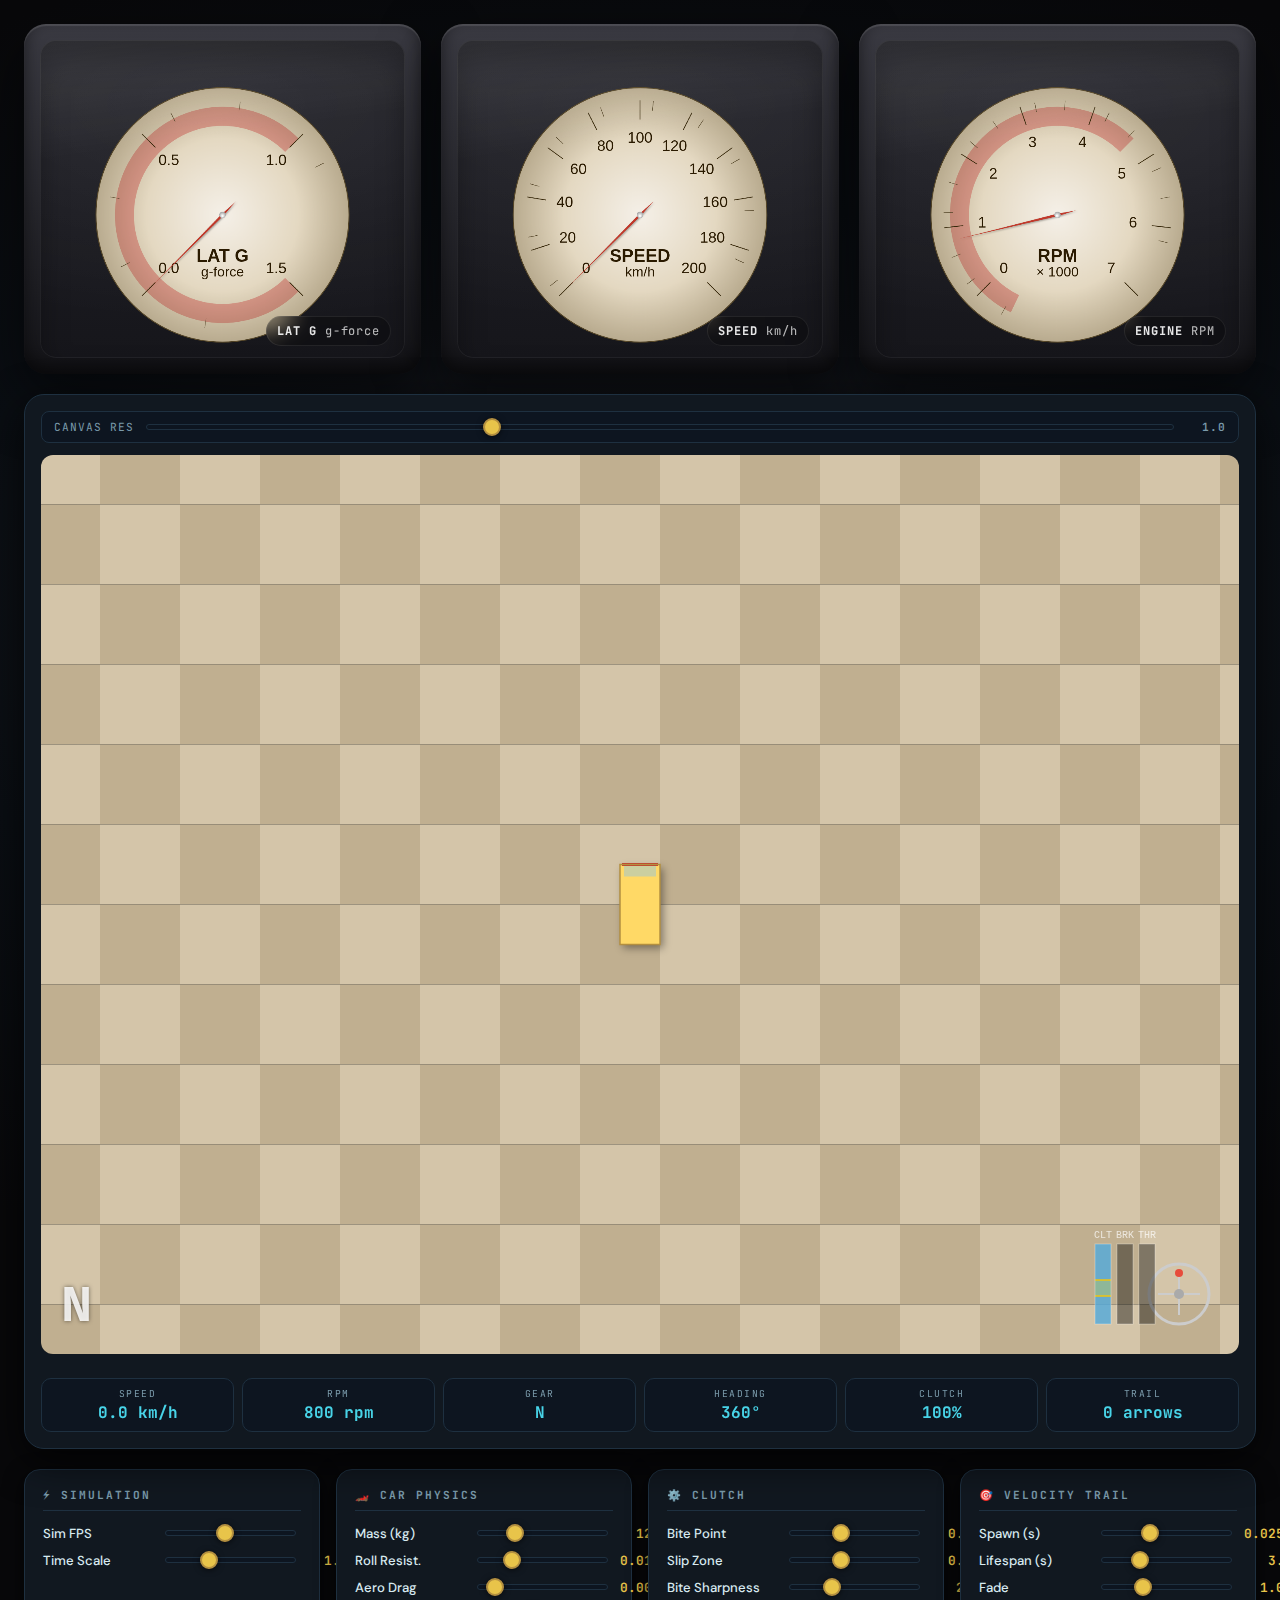
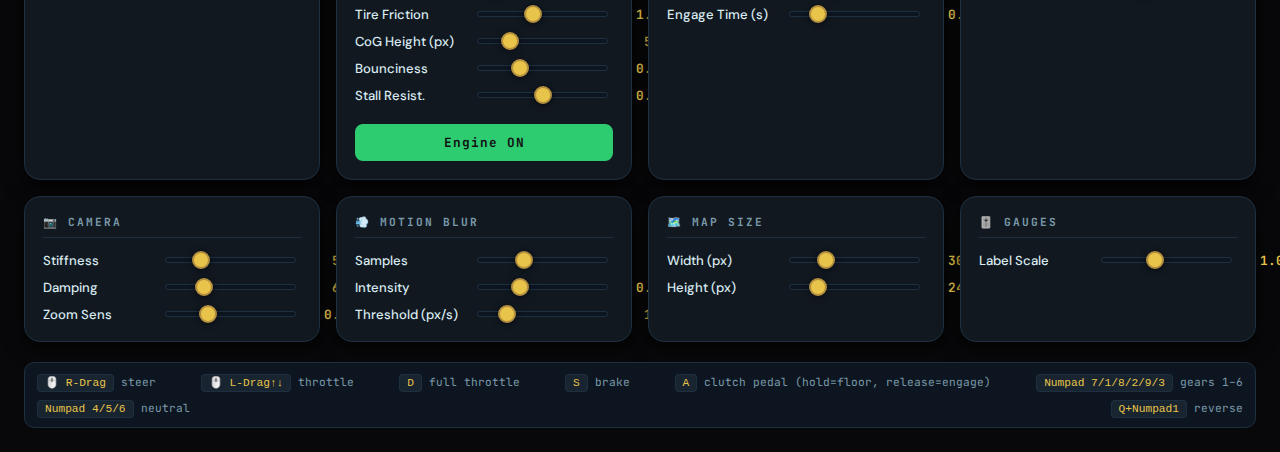
<file: index.html>
<!DOCTYPE html>
<html lang="en">
<head>
  <meta charset="UTF-8">
  <meta name="viewport" content="width=device-width, initial-scale=1.0">
  <title>Verlet Driving Simulator</title>

  <!-- Fonts -->
  <link rel="preconnect" href="https://fonts.googleapis.com">
  <link rel="preconnect" href="https://fonts.gstatic.com" crossorigin>
  <link href="https://fonts.googleapis.com/css2?family=JetBrains+Mono:wght@400;600;800&family=DM+Sans:wght@400;500;700&display=swap" rel="stylesheet">

  <!-- Styles -->
  <link rel="stylesheet" href="styles.css">
</head>
<body>
  <div class="app-layout">

    <!-- ==================== GAUGES ==================== -->
    <div class="gauge-row">
      <div class="gauge-frame">
        <div class="gauge-inner">
          <canvas id="latGCanvas" width="900" height="780" class="gauge-canvas"></canvas>
          <div class="badge"><b>LAT G</b> g-force</div>
        </div>
      </div>
      <div class="gauge-frame">
        <div class="gauge-inner">
          <canvas id="speedCanvas" width="900" height="780" class="gauge-canvas"></canvas>
          <div class="badge"><b>SPEED</b> km/h</div>
        </div>
      </div>
      <div class="gauge-frame">
        <div class="gauge-inner">
          <canvas id="rpmCanvas" width="900" height="780" class="gauge-canvas"></canvas>
          <div class="badge"><b>ENGINE</b> RPM</div>
        </div>
      </div>
    </div>

    <!-- ==================== SIMULATION ==================== -->
    <div class="canvas-wrapper">
      <div class="canvas-resolution-control">
        <span>Canvas Res</span>
        <input type="range" id="canvasResolutionSlider" min="0.5" max="2.0" value="1.0" step="0.1">
        <span class="canvas-resolution-value" id="canvasResolutionValue">1.0</span>
      </div>
      <canvas id="simCanvas" width="1600" height="1200"></canvas>
      <div class="info-bar">
        <div class="info-cell">
          <div class="label">Speed</div>
          <div class="value" id="velocityDisplay">0.0 km/h</div>
        </div>
        <div class="info-cell">
          <div class="label">RPM</div>
          <div class="value" id="rpmDisplay">800</div>
        </div>
        <div class="info-cell">
          <div class="label">Gear</div>
          <div class="value" id="gearDisplay">N</div>
        </div>
        <div class="info-cell">
          <div class="label">Heading</div>
          <div class="value" id="headingDisplay">0°</div>
        </div>
        <div class="info-cell">
          <div class="label">Clutch</div>
          <div class="value" id="clutchDisplay">100%</div>
        </div>
        <div class="info-cell">
          <div class="label">Trail</div>
          <div class="value" id="trailDisplay">0 arrows</div>
        </div>
      </div>
    </div>

    <!-- ==================== CONTROLS ==================== -->
    <div class="control-grid">

      <!-- Simulation Panel -->
      <div class="panel-section">
        <h3>⚡ Simulation</h3>
        <div class="slider-row">
          <span class="slider-label">Sim FPS</span>
          <!-- Snapped to nearest 10Hz in ui.js; range 10–120 -->
          <input type="range" id="simulationFps" min="10" max="120" value="60" step="10">
          <span class="slider-value" id="simulationFpsValue">60</span>
        </div>
        <div class="slider-row">
          <span class="slider-label">Time Scale</span>
          <input type="range" id="timeScale" min="0.1" max="3.0" value="1.0" step="0.1">
          <span class="slider-value" id="timeScaleValue">1.00</span>
        </div>
      </div>

      <!-- Car Physics Panel -->
      <div class="panel-section">
        <h3>🏎️ Car Physics</h3>
        <div class="slider-row">
          <span class="slider-label">Mass (kg)</span>
          <input type="range" id="carMassKg" min="600" max="3000" value="1200" step="50">
          <span class="slider-value" id="carMassKgValue">1200</span>
        </div>
        <div class="slider-row">
          <span class="slider-label">Roll Resist.</span>
          <!-- Rolling resistance coefficient; typical 0.010–0.020 for road tyres -->
          <input type="range" id="rollingResistanceCoeff" min="0.001" max="0.05" value="0.012" step="0.001">
          <span class="slider-value" id="rollingResistanceCoeffValue">0.0120</span>
        </div>
        <div class="slider-row">
          <span class="slider-label">Aero Drag</span>
          <!-- Aero drag coefficient (force = k × speed²); small numbers intentional -->
          <input type="range" id="aeroDragCoeff" min="0.00001" max="0.002" value="0.00015" step="0.00001">
          <span class="slider-value" id="aeroDragCoeffValue">0.00015</span>
        </div>
        <div class="slider-row">
          <span class="slider-label">Tire Friction</span>
          <input type="range" id="tireFrictionCoeff" min="0.3" max="2.0" value="1.0" step="0.05">
          <span class="slider-value" id="tireFrictionCoeffValue">1.00</span>
        </div>
        <div class="slider-row">
          <span class="slider-label">CoG Height (px)</span>
          <!-- Higher = more weight transfer under accel/cornering -->
          <input type="range" id="cogHeightPx" min="1" max="20" value="5" step="0.5">
          <span class="slider-value" id="cogHeightPxValue">5.0</span>
        </div>
        <div class="slider-row">
          <span class="slider-label">Bounciness</span>
          <input type="range" id="bounciness" min="0.0" max="1.0" value="0.3" step="0.05">
          <span class="slider-value" id="bouncinessValue">0.30</span>
        </div>
        <div class="slider-row">
          <span class="slider-label">Stall Resist.</span>
          <!-- How hard the engine fights stalling when RPM drops in the slip zone -->
          <input type="range" id="stallResistance" min="0.0" max="1.0" value="0.5" step="0.05">
          <span class="slider-value" id="stallResistanceValue">0.50</span>
        </div>
        <button id="engineToggle" style="width:100%;padding:8px;margin-top:10px;font-family:'JetBrains Mono',monospace;font-size:0.8rem;font-weight:700;letter-spacing:1px;background:#2ecc71;color:#111;border:2px solid #2ecc71;border-radius:8px;cursor:pointer">Engine ON</button>
      </div>

      <!-- Clutch Panel -->
      <div class="panel-section">
        <h3>⚙️ Clutch</h3>
        <div class="slider-row">
          <span class="slider-label">Bite Point</span>
          <!-- Pedal position (0=floor) where clutch begins to engage -->
          <input type="range" id="clutchBitePoint" min="0.05" max="0.85" value="0.35" step="0.01">
          <span class="slider-value" id="clutchBitePointValue">0.35</span>
        </div>
        <div class="slider-row">
          <span class="slider-label">Slip Zone</span>
          <!-- Width of the partial-engagement zone above bite point -->
          <input type="range" id="clutchBiteRange" min="0.02" max="0.5" value="0.20" step="0.01">
          <span class="slider-value" id="clutchBiteRangeValue">0.20</span>
        </div>
        <div class="slider-row">
          <span class="slider-label">Bite Sharpness</span>
          <!-- Exponent: 1.0=linear, >1=bites sharply near top of slip zone -->
          <input type="range" id="clutchBiteCurve" min="1.0" max="6.0" value="2.5" step="0.1">
          <span class="slider-value" id="clutchBiteCurveValue">2.5</span>
        </div>
        <div class="slider-row">
          <span class="slider-label">Engage Time (s)</span>
          <!-- Time in seconds for pedal to travel full range -->
          <input type="range" id="clutchEngageTime" min="0.05" max="1.5" value="0.30" step="0.01">
          <span class="slider-value" id="clutchEngageTimeValue">0.30</span>
        </div>
      </div>

      <!-- Trail Panel -->
      <div class="panel-section">
        <h3>🎯 Velocity Trail</h3>
        <div class="slider-row">
          <span class="slider-label">Spawn (s)</span>
          <!-- Logarithmic: slider 0–100 maps to 0.001s–10s -->
          <input type="range" id="trailSpawnInterval" min="0" max="100" value="35" step="1">
          <span class="slider-value" id="trailSpawnIntervalValue">0.080s</span>
        </div>
        <div class="slider-row">
          <span class="slider-label">Lifespan (s)</span>
          <input type="range" id="trailLifespan" min="0.5" max="10.0" value="3.0" step="0.1">
          <span class="slider-value" id="trailLifespanValue">3.0</span>
        </div>
        <div class="slider-row">
          <span class="slider-label">Fade</span>
          <!-- Fade exponent: 1.0=linear fade, 2.0=quadratic, etc. -->
          <input type="range" id="trailFade" min="0.2" max="3.0" value="1.0" step="0.05">
          <span class="slider-value" id="trailFadeValue">1.00</span>
        </div>
      </div>

      <!-- Camera Panel -->
      <div class="panel-section">
        <h3>📷 Camera</h3>
        <div class="slider-row">
          <span class="slider-label">Stiffness</span>
          <input type="range" id="cameraStiffness" min="0.5" max="20.0" value="5.0" step="0.5">
          <span class="slider-value" id="cameraStiffnessValue">5.0</span>
        </div>
        <div class="slider-row">
          <span class="slider-label">Damping</span>
          <input type="range" id="cameraDamping" min="1.0" max="20.0" value="6.0" step="0.5">
          <span class="slider-value" id="cameraDampingValue">6.0</span>
        </div>
        <div class="slider-row">
          <span class="slider-label">Zoom Sens</span>
          <input type="range" id="cameraZoomSensitivity" min="0.0" max="1.0" value="0.3" step="0.05">
          <span class="slider-value" id="cameraZoomSensitivityValue">0.30</span>
        </div>
      </div>

      <!-- Motion Blur Panel -->
      <div class="panel-section">
        <h3>💨 Motion Blur</h3>
        <div class="slider-row">
          <span class="slider-label">Samples</span>
          <input type="range" id="motionBlurSamples" min="1" max="16" value="6" step="1">
          <span class="slider-value" id="motionBlurSamplesValue">6</span>
        </div>
        <div class="slider-row">
          <span class="slider-label">Intensity</span>
          <input type="range" id="motionBlurIntensity" min="0.0" max="2.0" value="0.6" step="0.1">
          <span class="slider-value" id="motionBlurIntensityValue">0.60</span>
        </div>
        <div class="slider-row">
          <span class="slider-label">Threshold (px/s)</span>
          <input type="range" id="motionBlurThreshold" min="10" max="500" value="100" step="10">
          <span class="slider-value" id="motionBlurThresholdValue">100</span>
        </div>
      </div>

      <!-- Map Size Panel -->
      <div class="panel-section">
        <h3>🗺️ Map Size</h3>
        <div class="slider-row">
          <span class="slider-label">Width (px)</span>
          <input type="range" id="mapWidth" min="800" max="10000" value="3000" step="100">
          <span class="slider-value" id="mapWidthValue">3000</span>
        </div>
        <div class="slider-row">
          <span class="slider-label">Height (px)</span>
          <input type="range" id="mapHeight" min="800" max="10000" value="2400" step="100">
          <span class="slider-value" id="mapHeightValue">2400</span>
        </div>
      </div>

      <!-- Gauges Panel -->
      <div class="panel-section">
        <h3>🎚️ Gauges</h3>
        <div class="slider-row">
          <span class="slider-label">Label Scale</span>
          <!-- Slider 60–160 → scale 0.6×–1.6× in ui.js -->
          <input type="range" id="gaugeLabelScale" min="60" max="160" value="100" step="5">
          <span class="slider-value" id="gaugeLabelScaleValue">1.0×</span>
        </div>
      </div>

    </div>

    <!-- ==================== KEY HINTS ==================== -->
    <div class="keys-hint">
      <span><kbd>🖱️ R-Drag</kbd> steer</span>
      <span><kbd>🖱️ L-Drag↑↓</kbd> throttle</span>
      <span><kbd>D</kbd> full throttle</span>
      <span><kbd>S</kbd> brake</span>
      <span><kbd>A</kbd> clutch pedal (hold=floor, release=engage)</span>
      <span><kbd>Numpad 7/1/8/2/9/3</kbd> gears 1–6</span>
      <span><kbd>Numpad 4/5/6</kbd> neutral</span>
      <span><kbd>Q+Numpad1</kbd> reverse</span>
    </div>

  </div>

  <!-- Entry point — ES module -->
  <script type="module" src="js/main.js"></script>
</body>
</html>
</file>
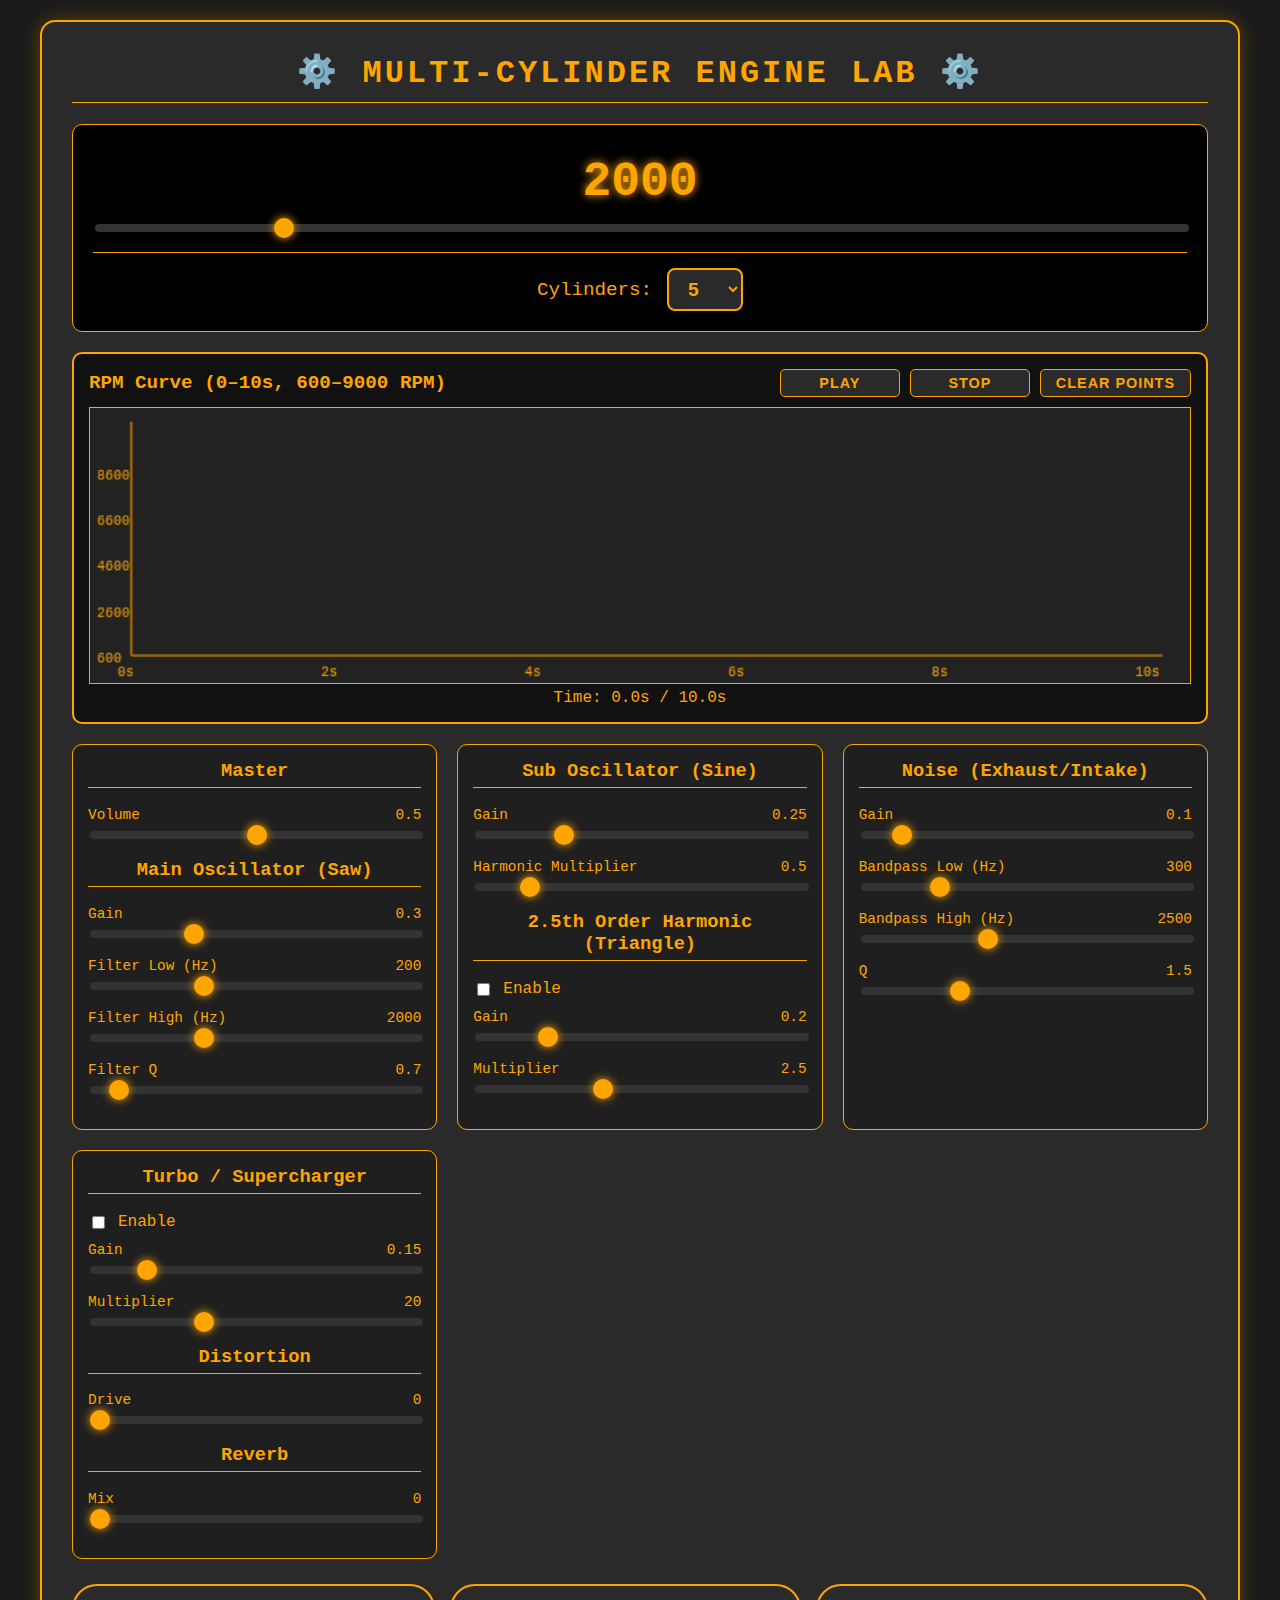
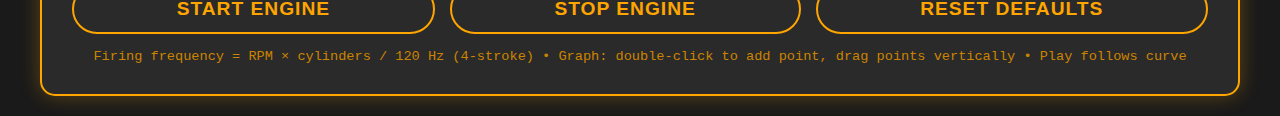
<file: engine_sound.html>
<!DOCTYPE html>
<html lang="en">
<head>
    <meta charset="UTF-8">
    <meta name="viewport" content="width=device-width, initial-scale=1.0">
    <title>Multi‑Cylinder Engine Lab</title>
    <style>
        * {
            box-sizing: border-box;
        }
        body {
            background: #1a1a1a;
            color: #ffa500;
            font-family: 'Courier New', monospace;
            display: flex;
            justify-content: center;
            align-items: center;
            min-height: 100vh;
            margin: 0;
            padding: 20px;
        }
        .container {
            background: #2a2a2a;
            border: 2px solid #ffa500;
            border-radius: 15px;
            padding: 30px;
            max-width: 1200px;
            width: 100%;
            box-shadow: 0 0 20px rgba(255,165,0,0.3);
        }
        h1 {
            text-align: center;
            margin-top: 0;
            text-transform: uppercase;
            letter-spacing: 3px;
            border-bottom: 1px solid #ffa500;
            padding-bottom: 10px;
        }
        .rpm-panel {
            background: #000;
            border-radius: 10px;
            padding: 20px;
            margin: 20px 0;
            border: 1px solid #ffa500;
        }
        .rpm-value {
            font-size: 3rem;
            text-align: center;
            font-weight: bold;
            text-shadow: 0 0 10px #ffa500;
            margin: 10px 0;
        }
        input[type=range] {
            width: 100%;
            height: 8px;
            background: #333;
            border-radius: 5px;
            outline: none;
            -webkit-appearance: none;
        }
        input[type=range]::-webkit-slider-thumb {
            -webkit-appearance: none;
            width: 20px;
            height: 20px;
            background: #ffa500;
            border-radius: 50%;
            cursor: pointer;
            box-shadow: 0 0 10px #ffa500;
        }
        .cylinder-selector {
            display: flex;
            align-items: center;
            justify-content: center;
            gap: 15px;
            margin: 15px 0 0;
            padding-top: 15px;
            border-top: 1px solid #ffa500;
        }
        .cylinder-selector label {
            font-size: 1.2rem;
        }
        .cylinder-selector select {
            background: #2a2a2a;
            color: #ffa500;
            border: 2px solid #ffa500;
            border-radius: 8px;
            padding: 8px 15px;
            font-size: 1.2rem;
            font-weight: bold;
            cursor: pointer;
            outline: none;
        }
        .cylinder-selector select:hover {
            background: #ffa500;
            color: #1a1a1a;
        }
        .graph-container {
            background: #111;
            border: 2px solid #ffa500;
            border-radius: 10px;
            padding: 15px;
            margin: 20px 0;
        }
        .graph-header {
            display: flex;
            justify-content: space-between;
            align-items: center;
            margin-bottom: 10px;
        }
        .graph-title {
            font-size: 1.2rem;
            font-weight: bold;
        }
        .graph-buttons {
            display: flex;
            gap: 10px;
        }
        .graph-buttons button {
            background: #2a2a2a;
            color: #ffa500;
            border: 1px solid #ffa500;
            border-radius: 5px;
            padding: 5px 15px;
            font-size: 0.9rem;
            cursor: pointer;
            transition: 0.2s;
        }
        .graph-buttons button:hover {
            background: #ffa500;
            color: #111;
        }
        canvas {
            display: block;
            width: 100%;
            height: auto;
            background: #222;
            border: 1px solid #ffa500;
            cursor: crosshair;
            touch-action: none;
        }
        .time-display {
            text-align: center;
            margin-top: 5px;
            font-size: 1rem;
        }
        .controls-grid {
            display: grid;
            grid-template-columns: repeat(auto-fit, minmax(280px, 1fr));
            gap: 20px;
            margin: 20px 0;
        }
        .control-section {
            background: #1f1f1f;
            border: 1px solid #ffa500;
            border-radius: 10px;
            padding: 15px;
        }
        .control-section h3 {
            margin-top: 0;
            text-align: center;
            border-bottom: 1px solid #ffa500;
            padding-bottom: 5px;
        }
        .slider-group {
            margin-bottom: 15px;
        }
        .slider-group label {
            display: flex;
            justify-content: space-between;
            font-size: 0.9rem;
            margin-bottom: 3px;
        }
        .slider-group input[type=range] {
            width: 100%;
        }
        .checkbox-group {
            display: flex;
            align-items: center;
            gap: 10px;
            margin: 10px 0;
        }
        .checkbox-group label {
            cursor: pointer;
        }
        .buttons {
            display: flex;
            gap: 15px;
            justify-content: center;
            margin: 25px 0 10px;
            flex-wrap: wrap;
        }
        button {
            background: #2a2a2a;
            color: #ffa500;
            border: 2px solid #ffa500;
            border-radius: 30px;
            padding: 12px 30px;
            font-size: 1.2rem;
            font-weight: bold;
            text-transform: uppercase;
            cursor: pointer;
            transition: all 0.2s;
            letter-spacing: 1px;
            flex: 1 1 auto;
            min-width: 120px;
        }
        button:hover {
            background: #ffa500;
            color: #1a1a1a;
            box-shadow: 0 0 15px #ffa500;
        }
        button:disabled {
            opacity: 0.5;
            pointer-events: none;
        }
        .note {
            text-align: center;
            font-size: 0.85rem;
            color: #cc8400;
            margin-top: 15px;
        }
    </style>
</head>
<body>
<div class="container">
    <h1>⚙️ Multi‑Cylinder Engine Lab ⚙️</h1>

    <!-- RPM control + cylinder selector -->
    <div class="rpm-panel">
        <div class="rpm-value" id="rpmDisplay">2000</div>
        <input type="range" id="rpmSlider" min="600" max="9000" value="2000" step="10">

        <div class="cylinder-selector">
            <label for="cylinderSelect">Cylinders:</label>
            <select id="cylinderSelect">
                <option value="4">4</option>
                <option value="5" selected>5</option>
                <option value="6">6</option>
                <option value="8">8</option>
                <option value="10">10</option>
                <option value="12">12</option>
            </select>
        </div>
    </div>

    <!-- Graph section -->
    <div class="graph-container">
        <div class="graph-header">
            <span class="graph-title">RPM Curve (0–10s, 600–9000 RPM)</span>
            <div class="graph-buttons">
                <button id="playGraphBtn">Play</button>
                <button id="stopGraphBtn">Stop</button>
                <button id="clearGraphBtn">Clear Points</button>
            </div>
        </div>
        <canvas id="rpmGraphCanvas" width="800" height="200"></canvas>
        <div class="time-display" id="graphTimeDisplay">Time: 0.0s / 10.0s</div>
    </div>

    <!-- Sound controls grid -->
    <div class="controls-grid">
        <!-- Master & Main -->
        <div class="control-section">
            <h3>Master</h3>
            <div class="slider-group">
                <label>Volume <span id="masterVolVal">0.5</span></label>
                <input type="range" id="masterVol" min="0" max="1" step="0.01" value="0.5">
            </div>
            <h3>Main Oscillator (Saw)</h3>
            <div class="slider-group">
                <label>Gain <span id="mainGainVal">0.3</span></label>
                <input type="range" id="mainGain" min="0" max="1" step="0.01" value="0.3">
            </div>
            <div class="slider-group">
                <label>Filter Low (Hz) <span id="mainFltLowVal">200</span></label>
                <input type="range" id="mainFltLow" min="50" max="500" step="1" value="200">
            </div>
            <div class="slider-group">
                <label>Filter High (Hz) <span id="mainFltHighVal">2000</span></label>
                <input type="range" id="mainFltHigh" min="500" max="5000" step="10" value="2000">
            </div>
            <div class="slider-group">
                <label>Filter Q <span id="mainFltQVal">0.7</span></label>
                <input type="range" id="mainFltQ" min="0.1" max="10" step="0.1" value="0.7">
            </div>
        </div>

        <!-- Sub & Harmonic -->
        <div class="control-section">
            <h3>Sub Oscillator (Sine)</h3>
            <div class="slider-group">
                <label>Gain <span id="subGainVal">0.25</span></label>
                <input type="range" id="subGain" min="0" max="1" step="0.01" value="0.25">
            </div>
            <div class="slider-group">
                <label>Harmonic Multiplier <span id="subMultVal">0.5</span></label>
                <input type="range" id="subMult" min="0.25" max="2" step="0.01" value="0.5">
            </div>

            <h3>2.5th Order Harmonic (Triangle)</h3>
            <div class="checkbox-group">
                <input type="checkbox" id="harmonicEnable">
                <label>Enable</label>
            </div>
            <div class="slider-group">
                <label>Gain <span id="harmonicGainVal">0.2</span></label>
                <input type="range" id="harmonicGain" min="0" max="1" step="0.01" value="0.2">
            </div>
            <div class="slider-group">
                <label>Multiplier <span id="harmonicMultVal">2.5</span></label>
                <input type="range" id="harmonicMult" min="1" max="5" step="0.1" value="2.5">
            </div>
        </div>

        <!-- Noise -->
        <div class="control-section">
            <h3>Noise (Exhaust/Intake)</h3>
            <div class="slider-group">
                <label>Gain <span id="noiseGainVal">0.1</span></label>
                <input type="range" id="noiseGain" min="0" max="1" step="0.01" value="0.1">
            </div>
            <div class="slider-group">
                <label>Bandpass Low (Hz) <span id="noiseLowVal">300</span></label>
                <input type="range" id="noiseLow" min="100" max="1000" step="10" value="300">
            </div>
            <div class="slider-group">
                <label>Bandpass High (Hz) <span id="noiseHighVal">2500</span></label>
                <input type="range" id="noiseHigh" min="1000" max="5000" step="10" value="2500">
            </div>
            <div class="slider-group">
                <label>Q <span id="noiseQVal">1.5</span></label>
                <input type="range" id="noiseQ" min="0.1" max="5" step="0.1" value="1.5">
            </div>
        </div>

        <!-- Turbo & Effects -->
        <div class="control-section">
            <h3>Turbo / Supercharger</h3>
            <div class="checkbox-group">
                <input type="checkbox" id="turboEnable">
                <label>Enable</label>
            </div>
            <div class="slider-group">
                <label>Gain <span id="turboGainVal">0.15</span></label>
                <input type="range" id="turboGain" min="0" max="1" step="0.01" value="0.15">
            </div>
            <div class="slider-group">
                <label>Multiplier <span id="turboMultVal">20</span></label>
                <input type="range" id="turboMult" min="5" max="50" step="1" value="20">
            </div>

            <h3>Distortion</h3>
            <div class="slider-group">
                <label>Drive <span id="distDriveVal">0</span></label>
                <input type="range" id="distDrive" min="0" max="1" step="0.01" value="0">
            </div>

            <h3>Reverb</h3>
            <div class="slider-group">
                <label>Mix <span id="reverbMixVal">0</span></label>
                <input type="range" id="reverbMix" min="0" max="1" step="0.01" value="0">
            </div>
        </div>
    </div>

    <!-- Main control buttons -->
    <div class="buttons">
        <button id="startBtn">Start Engine</button>
        <button id="stopBtn">Stop Engine</button>
        <button id="resetBtn">Reset Defaults</button>
    </div>

    <div class="note">
        Firing frequency = RPM × cylinders / 120 Hz (4‑stroke) • Graph: double‑click to add point, drag points vertically • Play follows curve
    </div>
</div>

<script>
    (function() {
        // ---------- Audio context and node references ----------
        let audioCtx = null;
        let isRunning = false;

        // Core nodes
        let masterGain = null;
        let summingGain = null;
        let waveshaper = null;
        let dryGain = null, wetGain = null, convolver = null;

        // Sources
        let mainOsc = null, subOsc = null, harmonicOsc = null, turboOsc = null, noiseSource = null;

        // Gains and filters per source
        let mainGainNode = null, mainLowpass = null;
        let subGainNode = null;
        let harmonicGainNode = null;
        let turboGainNode = null;
        let noiseBandpass = null, noiseGainNode = null;

        // Constants
        const MIN_RPM = 600, MAX_RPM = 9000;
        const SMOOTH_TIME = 0.05; // 50ms

        // Cylinder count (default 5)
        let cylinderCount = 5;

        // ---------- Graph related variables ----------
        const canvas = document.getElementById('rpmGraphCanvas');
        const ctx = canvas.getContext('2d');
        const width = canvas.width, height = canvas.height;
        let points = []; // { time, rpm }
        let draggingIndex = -1;
        let isPlaying = false;
        let playStartTime = null;
        let playAnimationFrame = null;
        const MAX_TIME = 10.0;

        // UI elements
        const playGraphBtn = document.getElementById('playGraphBtn');
        const stopGraphBtn = document.getElementById('stopGraphBtn');
        const clearGraphBtn = document.getElementById('clearGraphBtn');
        const graphTimeDisplay = document.getElementById('graphTimeDisplay');
        const rpmSlider = document.getElementById('rpmSlider');
        const rpmDisplay = document.getElementById('rpmDisplay');
        const cylinderSelect = document.getElementById('cylinderSelect');

        // ---------- Helper: create noise buffer ----------
        function createNoiseBuffer(ctx, duration = 2) {
            const sampleRate = ctx.sampleRate;
            const bufferSize = sampleRate * duration;
            const buffer = ctx.createBuffer(1, bufferSize, sampleRate);
            const data = buffer.getChannelData(0);
            for (let i = 0; i < bufferSize; i++) {
                data[i] = Math.random() * 2 - 1;
            }
            return buffer;
        }

        // ---------- Helper: generate simple reverb impulse ----------
        function createReverbImpulse(ctx, duration = 2.0, decay = 3.0) {
            const sampleRate = ctx.sampleRate;
            const length = sampleRate * duration;
            const buffer = ctx.createBuffer(2, length, sampleRate);
            for (let channel = 0; channel < 2; channel++) {
                const data = buffer.getChannelData(channel);
                for (let i = 0; i < length; i++) {
                    const t = i / sampleRate;
                    const envelope = Math.exp(-decay * t);
                    data[i] = (Math.random() * 2 - 1) * envelope;
                }
            }
            return buffer;
        }

        // ---------- Helper: update waveshaper curve ----------
        function setDistortionCurve(drive) {
            if (!waveshaper) return;
            const samples = 2048;
            const curve = new Float32Array(samples);
            const k = drive * 10;
            for (let i = 0; i < samples; i++) {
                const x = (i / (samples - 1)) * 2 - 1;
                const a = 1 - drive;
                const b = drive;
                curve[i] = a * x + b * Math.tanh(3 * x);
            }
            waveshaper.curve = curve;
        }

        // ---------- Graph drawing and interaction ----------
        function drawGraph() {
            ctx.clearRect(0, 0, width, height);

            // Draw axes
            ctx.strokeStyle = '#ffa500';
            ctx.lineWidth = 1;
            ctx.beginPath();
            ctx.moveTo(30, 10); ctx.lineTo(30, height-20); ctx.lineTo(width-20, height-20);
            ctx.stroke();

            // Grid / labels
            ctx.fillStyle = '#ffa500';
            ctx.font = '10px Courier New';
            for (let t = 0; t <= 10; t+=2) {
                let x = 30 + (t / MAX_TIME) * (width - 60);
                ctx.fillText(t + 's', x-10, height-5);
            }
            for (let rpm = MIN_RPM; rpm <= MAX_RPM; rpm += 2000) {
                let y = height-20 - ((rpm - MIN_RPM) / (MAX_RPM - MIN_RPM)) * (height - 60);
                ctx.fillText(rpm, 5, y+5);
            }

            if (points.length === 0) return;

            // Sort points by time
            points.sort((a,b) => a.time - b.time);

            // Draw lines
            ctx.beginPath();
            ctx.strokeStyle = '#ffa500';
            ctx.lineWidth = 2;
            for (let i = 0; i < points.length; i++) {
                const x = 30 + (points[i].time / MAX_TIME) * (width - 60);
                const y = height-20 - ((points[i].rpm - MIN_RPM) / (MAX_RPM - MIN_RPM)) * (height - 60);
                if (i === 0) ctx.moveTo(x, y);
                else ctx.lineTo(x, y);
            }
            ctx.stroke();

            // Draw points
            for (let i = 0; i < points.length; i++) {
                const x = 30 + (points[i].time / MAX_TIME) * (width - 60);
                const y = height-20 - ((points[i].rpm - MIN_RPM) / (MAX_RPM - MIN_RPM)) * (height - 60);
                ctx.beginPath();
                ctx.arc(x, y, 6, 0, 2*Math.PI);
                ctx.fillStyle = i === draggingIndex ? '#ff0' : '#ffa500';
                ctx.fill();
                ctx.strokeStyle = '#000';
                ctx.lineWidth = 1;
                ctx.stroke();
            }
        }

        // Convert mouse event to graph coordinates (time, rpm)
        function mouseToGraph(mouseX, mouseY) {
            const rect = canvas.getBoundingClientRect();
            const scaleX = canvas.width / rect.width;
            const scaleY = canvas.height / rect.height;
            const canvasX = (mouseX - rect.left) * scaleX;
            const canvasY = (mouseY - rect.top) * scaleY;

            const minX = 30, maxX = width - 30;
            const minY = 20, maxY = height - 20;
            if (canvasX < minX || canvasX > maxX || canvasY < minY || canvasY > maxY) return null;

            const time = ((canvasX - minX) / (maxX - minX)) * MAX_TIME;
            const rpm = MIN_RPM + ((maxY - canvasY) / (maxY - minY)) * (MAX_RPM - MIN_RPM);
            return { time: Math.min(MAX_TIME, Math.max(0, time)), rpm: Math.min(MAX_RPM, Math.max(MIN_RPM, rpm)) };
        }

        // Find point near mouse
        function findPointNear(mouseX, mouseY, threshold = 15) {
            const rect = canvas.getBoundingClientRect();
            const scaleX = canvas.width / rect.width;
            const scaleY = canvas.height / rect.height;
            const canvasX = (mouseX - rect.left) * scaleX;
            const canvasY = (mouseY - rect.top) * scaleY;

            for (let i = 0; i < points.length; i++) {
                const x = 30 + (points[i].time / MAX_TIME) * (width - 60);
                const y = height-20 - ((points[i].rpm - MIN_RPM) / (MAX_RPM - MIN_RPM)) * (height - 60);
                const dist = Math.hypot(canvasX - x, canvasY - y);
                if (dist < threshold) return i;
            }
            return -1;
        }

        // Add a new point
        function addPoint(time, rpm) {
            points.push({ time, rpm });
            points.sort((a,b) => a.time - b.time);
            drawGraph();
        }

        // Clear all points
        function clearPoints() {
            points = [];
            drawGraph();
        }

        // Get RPM at a given time by linear interpolation
        function getRPMAtTime(time) {
            if (points.length === 0) return MIN_RPM;
            if (points.length === 1) return points[0].rpm;
            let left = points[0];
            if (time <= left.time) return left.rpm;
            let right = points[points.length-1];
            if (time >= right.time) return right.rpm;
            for (let i = 0; i < points.length-1; i++) {
                if (time >= points[i].time && time <= points[i+1].time) {
                    const t = (time - points[i].time) / (points[i+1].time - points[i].time);
                    return points[i].rpm + t * (points[i+1].rpm - points[i].rpm);
                }
            }
            return right.rpm;
        }

        // Playback function
        function startPlayback() {
            if (isPlaying) return;
            if (points.length < 2) {
                alert('Add at least two points to define a curve.');
                return;
            }
            if (!isRunning) startEngine();

            isPlaying = true;
            playStartTime = audioCtx.currentTime;
            playGraphBtn.disabled = true;
            stopGraphBtn.disabled = false;
            rpmSlider.disabled = true;

            function updatePlayback() {
                if (!isPlaying) return;
                const now = audioCtx.currentTime;
                const elapsed = now - playStartTime;
                if (elapsed >= MAX_TIME) {
                    stopPlayback();
                    const finalRPM = getRPMAtTime(MAX_TIME);
                    setRPM(finalRPM);
                    return;
                }
                const rpm = getRPMAtTime(elapsed);
                setRPM(rpm);
                graphTimeDisplay.textContent = `Time: ${elapsed.toFixed(2)}s / ${MAX_TIME}s`;
                playAnimationFrame = requestAnimationFrame(updatePlayback);
            }
            playAnimationFrame = requestAnimationFrame(updatePlayback);
        }

        function stopPlayback() {
            if (!isPlaying) return;
            isPlaying = false;
            cancelAnimationFrame(playAnimationFrame);
            playGraphBtn.disabled = false;
            stopGraphBtn.disabled = true;
            rpmSlider.disabled = false;
            graphTimeDisplay.textContent = `Time: 0.0s / ${MAX_TIME}s`;
        }

        // Set RPM both in slider and engine
        function setRPM(rpm) {
            rpm = Math.min(MAX_RPM, Math.max(MIN_RPM, rpm));
            rpmSlider.value = rpm;
            rpmDisplay.textContent = Math.round(rpm);
            if (isRunning) {
                updateAllParams();
            }
        }

        // ---------- Mouse event handlers for graph ----------
        canvas.addEventListener('mousedown', (e) => {
            e.preventDefault();
            const idx = findPointNear(e.clientX, e.clientY);
            if (idx !== -1) {
                draggingIndex = idx;
                canvas.style.cursor = 'grabbing';
            }
        });

        canvas.addEventListener('mousemove', (e) => {
            if (draggingIndex !== -1) {
                e.preventDefault();
                const coords = mouseToGraph(e.clientX, e.clientY);
                if (coords) {
                    points[draggingIndex].rpm = coords.rpm;
                    drawGraph();
                }
            } else {
                const hoverIdx = findPointNear(e.clientX, e.clientY);
                canvas.style.cursor = hoverIdx !== -1 ? 'grab' : 'crosshair';
            }
        });

        canvas.addEventListener('mouseup', (e) => {
            if (draggingIndex !== -1) {
                draggingIndex = -1;
                canvas.style.cursor = 'crosshair';
                drawGraph();
            }
        });

        canvas.addEventListener('mouseleave', (e) => {
            draggingIndex = -1;
            canvas.style.cursor = 'crosshair';
            drawGraph();
        });

        canvas.addEventListener('dblclick', (e) => {
            const coords = mouseToGraph(e.clientX, e.clientY);
            if (coords) {
                addPoint(coords.time, coords.rpm);
            }
        });

        // Graph buttons
        playGraphBtn.addEventListener('click', startPlayback);
        stopGraphBtn.addEventListener('click', stopPlayback);
        clearGraphBtn.addEventListener('click', clearPoints);

        // ---------- Audio engine functions ----------
        function startEngine() {
            if (isRunning) return;

            if (!audioCtx) {
                audioCtx = new (window.AudioContext || window.webkitAudioContext)();
            }
            if (audioCtx.state === 'suspended') {
                audioCtx.resume();
            }

            masterGain = audioCtx.createGain();
            masterGain.gain.value = parseFloat(document.getElementById('masterVol').value);

            summingGain = audioCtx.createGain();
            summingGain.gain.value = 1;

            waveshaper = audioCtx.createWaveShaper();
            waveshaper.oversample = '4x';
            setDistortionCurve(parseFloat(document.getElementById('distDrive').value));

            dryGain = audioCtx.createGain();
            wetGain = audioCtx.createGain();
            convolver = audioCtx.createConvolver();
            convolver.buffer = createReverbImpulse(audioCtx, 2.0, 3.0);

            summingGain.connect(waveshaper);
            waveshaper.connect(dryGain);
            waveshaper.connect(convolver);
            convolver.connect(wetGain);
            dryGain.connect(masterGain);
            wetGain.connect(masterGain);
            masterGain.connect(audioCtx.destination);

            // Main oscillator (saw)
            mainOsc = audioCtx.createOscillator();
            mainOsc.type = 'sawtooth';
            mainGainNode = audioCtx.createGain();
            mainLowpass = audioCtx.createBiquadFilter();
            mainLowpass.type = 'lowpass';
            mainOsc.connect(mainGainNode);
            mainGainNode.connect(mainLowpass);
            mainLowpass.connect(summingGain);

            // Sub oscillator (sine)
            subOsc = audioCtx.createOscillator();
            subOsc.type = 'sine';
            subGainNode = audioCtx.createGain();
            subOsc.connect(subGainNode);
            subGainNode.connect(summingGain);

            // Harmonic oscillator (triangle)
            harmonicOsc = audioCtx.createOscillator();
            harmonicOsc.type = 'triangle';
            harmonicGainNode = audioCtx.createGain();
            harmonicOsc.connect(harmonicGainNode);
            harmonicGainNode.connect(summingGain);

            // Turbo oscillator (sine)
            turboOsc = audioCtx.createOscillator();
            turboOsc.type = 'sine';
            turboGainNode = audioCtx.createGain();
            turboOsc.connect(turboGainNode);
            turboGainNode.connect(summingGain);

            // Noise source
            const noiseBuffer = createNoiseBuffer(audioCtx, 2);
            noiseSource = audioCtx.createBufferSource();
            noiseSource.buffer = noiseBuffer;
            noiseSource.loop = true;
            noiseBandpass = audioCtx.createBiquadFilter();
            noiseBandpass.type = 'bandpass';
            noiseGainNode = audioCtx.createGain();
            noiseSource.connect(noiseBandpass);
            noiseBandpass.connect(noiseGainNode);
            noiseGainNode.connect(summingGain);

            // Start all
            mainOsc.start(0);
            subOsc.start(0);
            harmonicOsc.start(0);
            turboOsc.start(0);
            noiseSource.start(0);

            isRunning = true;
            updateAllParams();
        }

        function stopEngine() {
            if (!isRunning) return;
            stopPlayback();

            if (mainOsc) mainOsc.stop(0);
            if (subOsc) subOsc.stop(0);
            if (harmonicOsc) harmonicOsc.stop(0);
            if (turboOsc) turboOsc.stop(0);
            if (noiseSource) noiseSource.stop(0);

            [mainOsc, subOsc, harmonicOsc, turboOsc, noiseSource,
             mainGainNode, subGainNode, harmonicGainNode, turboGainNode, noiseGainNode,
             mainLowpass, noiseBandpass,
             summingGain, waveshaper, dryGain, wetGain, convolver, masterGain
            ].forEach(node => {
                if (node && node.disconnect) node.disconnect();
            });

            mainOsc = subOsc = harmonicOsc = turboOsc = noiseSource = null;
            mainGainNode = subGainNode = harmonicGainNode = turboGainNode = noiseGainNode = null;
            mainLowpass = noiseBandpass = null;
            summingGain = waveshaper = dryGain = wetGain = convolver = masterGain = null;

            isRunning = false;
            if (audioCtx && audioCtx.state === 'running') {
                audioCtx.suspend();
            }
        }

        // ---------- Update all audio parameters from UI sliders + cylinder count ----------
        function updateAllParams() {
            if (!isRunning || !audioCtx) return;

            const rpm = parseFloat(rpmSlider.value);
            // Firing frequency for 4‑stroke: RPM * cylinders / 120
            const mainFreq = rpm * cylinderCount / 120;

            // Master volume
            const masterVol = parseFloat(document.getElementById('masterVol').value);
            masterGain.gain.linearRampToValueAtTime(masterVol, audioCtx.currentTime + SMOOTH_TIME);

            // Main oscillator
            const mainGain = parseFloat(document.getElementById('mainGain').value);
            const mainFltLow = parseFloat(document.getElementById('mainFltLow').value);
            const mainFltHigh = parseFloat(document.getElementById('mainFltHigh').value);
            const mainFltQ = parseFloat(document.getElementById('mainFltQ').value);
            const mainCutoff = mainFltLow + (rpm - MIN_RPM) * (mainFltHigh - mainFltLow) / (MAX_RPM - MIN_RPM);
            mainOsc.frequency.linearRampToValueAtTime(mainFreq, audioCtx.currentTime + SMOOTH_TIME);
            mainGainNode.gain.linearRampToValueAtTime(mainGain, audioCtx.currentTime + SMOOTH_TIME);
            mainLowpass.frequency.linearRampToValueAtTime(mainCutoff, audioCtx.currentTime + SMOOTH_TIME);
            mainLowpass.Q.linearRampToValueAtTime(mainFltQ, audioCtx.currentTime + SMOOTH_TIME);

            // Sub oscillator
            const subGain = parseFloat(document.getElementById('subGain').value);
            const subMult = parseFloat(document.getElementById('subMult').value);
            subOsc.frequency.linearRampToValueAtTime(mainFreq * subMult, audioCtx.currentTime + SMOOTH_TIME);
            subGainNode.gain.linearRampToValueAtTime(subGain, audioCtx.currentTime + SMOOTH_TIME);

            // Harmonic oscillator
            const harmonicEnable = document.getElementById('harmonicEnable').checked;
            const harmonicGain = harmonicEnable ? parseFloat(document.getElementById('harmonicGain').value) : 0;
            const harmonicMult = parseFloat(document.getElementById('harmonicMult').value);
            harmonicOsc.frequency.linearRampToValueAtTime(mainFreq * harmonicMult, audioCtx.currentTime + SMOOTH_TIME);
            harmonicGainNode.gain.linearRampToValueAtTime(harmonicGain, audioCtx.currentTime + SMOOTH_TIME);

            // Turbo oscillator
            const turboEnable = document.getElementById('turboEnable').checked;
            const turboGain = turboEnable ? parseFloat(document.getElementById('turboGain').value) : 0;
            const turboMult = parseFloat(document.getElementById('turboMult').value);
            turboOsc.frequency.linearRampToValueAtTime(mainFreq * turboMult, audioCtx.currentTime + SMOOTH_TIME);
            turboGainNode.gain.linearRampToValueAtTime(turboGain, audioCtx.currentTime + SMOOTH_TIME);

            // Noise
            const noiseGain = parseFloat(document.getElementById('noiseGain').value);
            const noiseLow = parseFloat(document.getElementById('noiseLow').value);
            const noiseHigh = parseFloat(document.getElementById('noiseHigh').value);
            const noiseQ = parseFloat(document.getElementById('noiseQ').value);
            const noiseCenter = noiseLow + (rpm - MIN_RPM) * (noiseHigh - noiseLow) / (MAX_RPM - MIN_RPM);
            noiseGainNode.gain.linearRampToValueAtTime(noiseGain, audioCtx.currentTime + SMOOTH_TIME);
            noiseBandpass.frequency.linearRampToValueAtTime(noiseCenter, audioCtx.currentTime + SMOOTH_TIME);
            noiseBandpass.Q.linearRampToValueAtTime(noiseQ, audioCtx.currentTime + SMOOTH_TIME);

            // Distortion drive
            const distDrive = parseFloat(document.getElementById('distDrive').value);
            setDistortionCurve(distDrive);

            // Reverb mix
            const reverbMix = parseFloat(document.getElementById('reverbMix').value);
            dryGain.gain.linearRampToValueAtTime(1 - reverbMix, audioCtx.currentTime + SMOOTH_TIME);
            wetGain.gain.linearRampToValueAtTime(reverbMix, audioCtx.currentTime + SMOOTH_TIME);
        }

        // ---------- UI update helpers ----------
        function updateAllSpans() {
            document.getElementById('rpmDisplay').textContent = rpmSlider.value;
            document.getElementById('masterVolVal').textContent = document.getElementById('masterVol').value;
            document.getElementById('mainGainVal').textContent = document.getElementById('mainGain').value;
            document.getElementById('mainFltLowVal').textContent = document.getElementById('mainFltLow').value;
            document.getElementById('mainFltHighVal').textContent = document.getElementById('mainFltHigh').value;
            document.getElementById('mainFltQVal').textContent = document.getElementById('mainFltQ').value;
            document.getElementById('subGainVal').textContent = document.getElementById('subGain').value;
            document.getElementById('subMultVal').textContent = document.getElementById('subMult').value;
            document.getElementById('harmonicGainVal').textContent = document.getElementById('harmonicGain').value;
            document.getElementById('harmonicMultVal').textContent = document.getElementById('harmonicMult').value;
            document.getElementById('noiseGainVal').textContent = document.getElementById('noiseGain').value;
            document.getElementById('noiseLowVal').textContent = document.getElementById('noiseLow').value;
            document.getElementById('noiseHighVal').textContent = document.getElementById('noiseHigh').value;
            document.getElementById('noiseQVal').textContent = document.getElementById('noiseQ').value;
            document.getElementById('turboGainVal').textContent = document.getElementById('turboGain').value;
            document.getElementById('turboMultVal').textContent = document.getElementById('turboMult').value;
            document.getElementById('distDriveVal').textContent = document.getElementById('distDrive').value;
            document.getElementById('reverbMixVal').textContent = document.getElementById('reverbMix').value;
        }

        function resetDefaults() {
            const defaults = {
                rpm: 2000,
                masterVol: 0.5,
                mainGain: 0.3,
                mainFltLow: 200,
                mainFltHigh: 2000,
                mainFltQ: 0.7,
                subGain: 0.25,
                subMult: 0.5,
                harmonicEnable: false,
                harmonicGain: 0.2,
                harmonicMult: 2.5,
                noiseGain: 0.1,
                noiseLow: 300,
                noiseHigh: 2500,
                noiseQ: 1.5,
                turboEnable: false,
                turboGain: 0.15,
                turboMult: 20,
                distDrive: 0,
                reverbMix: 0,
                cylinders: 5
            };

            rpmSlider.value = defaults.rpm;
            document.getElementById('masterVol').value = defaults.masterVol;
            document.getElementById('mainGain').value = defaults.mainGain;
            document.getElementById('mainFltLow').value = defaults.mainFltLow;
            document.getElementById('mainFltHigh').value = defaults.mainFltHigh;
            document.getElementById('mainFltQ').value = defaults.mainFltQ;
            document.getElementById('subGain').value = defaults.subGain;
            document.getElementById('subMult').value = defaults.subMult;
            document.getElementById('harmonicEnable').checked = defaults.harmonicEnable;
            document.getElementById('harmonicGain').value = defaults.harmonicGain;
            document.getElementById('harmonicMult').value = defaults.harmonicMult;
            document.getElementById('noiseGain').value = defaults.noiseGain;
            document.getElementById('noiseLow').value = defaults.noiseLow;
            document.getElementById('noiseHigh').value = defaults.noiseHigh;
            document.getElementById('noiseQ').value = defaults.noiseQ;
            document.getElementById('turboEnable').checked = defaults.turboEnable;
            document.getElementById('turboGain').value = defaults.turboGain;
            document.getElementById('turboMult').value = defaults.turboMult;
            document.getElementById('distDrive').value = defaults.distDrive;
            document.getElementById('reverbMix').value = defaults.reverbMix;
            cylinderSelect.value = defaults.cylinders;
            cylinderCount = defaults.cylinders;

            updateAllSpans();
            if (isRunning) updateAllParams();
        }

        // ---------- Event listeners ----------
        // Sliders
        const allSliders = document.querySelectorAll('input[type=range]');
        allSliders.forEach(slider => {
            slider.addEventListener('input', function() {
                updateAllSpans();
                if (isRunning) updateAllParams();
            });
        });

        // Checkboxes
        document.getElementById('harmonicEnable').addEventListener('change', () => {
            if (isRunning) updateAllParams();
        });
        document.getElementById('turboEnable').addEventListener('change', () => {
            if (isRunning) updateAllParams();
        });

        // Cylinder selector
        cylinderSelect.addEventListener('change', (e) => {
            cylinderCount = parseInt(e.target.value);
            if (isRunning) updateAllParams();
        });

        // Buttons
        document.getElementById('startBtn').addEventListener('click', startEngine);
        document.getElementById('stopBtn').addEventListener('click', stopEngine);
        document.getElementById('resetBtn').addEventListener('click', resetDefaults);

        // Manual slider change (for display and engine)
        rpmSlider.addEventListener('input', function() {
            rpmDisplay.textContent = this.value;
            if (isRunning) updateAllParams();
        });

        // Initialize UI
        updateAllSpans();
        drawGraph();

        // ---------- Cross-window sync via localStorage ----------
        // Load initial values from localStorage (shared state between index.html and engine_sound.html)
        function loadSoundParamsFromLocalStorage() {
            const paramMap = {
                'masterVol': 'masterVol',
                'mainGain': 'mainGain',
                'mainFltLow': 'mainFltLow',
                'mainFltHigh': 'mainFltHigh',
                'mainFltQ': 'mainFltQ',
                'subGain': 'subGain',
                'subMult': 'subMult',
                'harmonicEnable': 'harmonicEnable',
                'harmonicGain': 'harmonicGain',
                'harmonicMult': 'harmonicMult',
                'noiseGain': 'noiseGain',
                'noiseLow': 'noiseLow',
                'noiseHigh': 'noiseHigh',
                'noiseQ': 'noiseQ',
                'turboEnable': 'turboEnable',
                'turboGain': 'turboGain',
                'turboMult': 'turboMult',
                'distDrive': 'distDrive',
                'reverbMix': 'reverbMix',
            };

            for (const [elementId, paramName] of Object.entries(paramMap)) {
                const localValue = localStorage.getItem(`soundParam_${paramName}`);
                if (localValue !== null) {
                    const element = document.getElementById(elementId);
                    if (element) {
                        if (element.type === 'checkbox') {
                            element.checked = localValue === 'true';
                        } else {
                            element.value = localValue;
                        }
                    }
                }
            }
        }

        // Save a sound parameter to localStorage (notifies other windows via 'storage' event)
        function saveSoundParamToLocalStorage(paramName, value) {
            localStorage.setItem(`soundParam_${paramName}`, String(value));
        }

        // Listen for storage changes from OTHER WINDOWS
        window.addEventListener('storage', (event) => {
            if (event.key && event.key.startsWith('soundParam_')) {
                const paramName = event.key.replace('soundParam_', '');
                const newValue = event.newValue === 'true' ? true : event.newValue === 'false' ? false : parseFloat(event.newValue);

                // Update the local slider/checkbox
                const elementId = paramName;
                const element = document.getElementById(elementId);
                if (element) {
                    if (element.type === 'checkbox') {
                        element.checked = newValue;
                    } else {
                        element.value = newValue;
                    }
                    // Trigger update
                    updateAllSpans();
                    if (isRunning) updateAllParams();
                }
            }
        });

        // Load initial values from localStorage
        loadSoundParamsFromLocalStorage();

        // Modify slider event listeners to save to localStorage
        allSliders.forEach(slider => {
            slider.addEventListener('input', function() {
                const paramName = this.id;
                const value = parseFloat(this.value);
                saveSoundParamToLocalStorage(paramName, value);
                updateAllSpans();
                if (isRunning) updateAllParams();
            });
        });

        // Modify checkbox event listeners to save to localStorage
        document.getElementById('harmonicEnable').addEventListener('change', function() {
            saveSoundParamToLocalStorage('harmonicEnable', this.checked);
            if (isRunning) updateAllParams();
        });
        document.getElementById('turboEnable').addEventListener('change', function() {
            saveSoundParamToLocalStorage('turboEnable', this.checked);
            if (isRunning) updateAllParams();
        });

        // Cleanup
        window.addEventListener('beforeunload', () => {
            if (isRunning) stopEngine();
        });
    })();
</script>
</body>
</html>
</file>
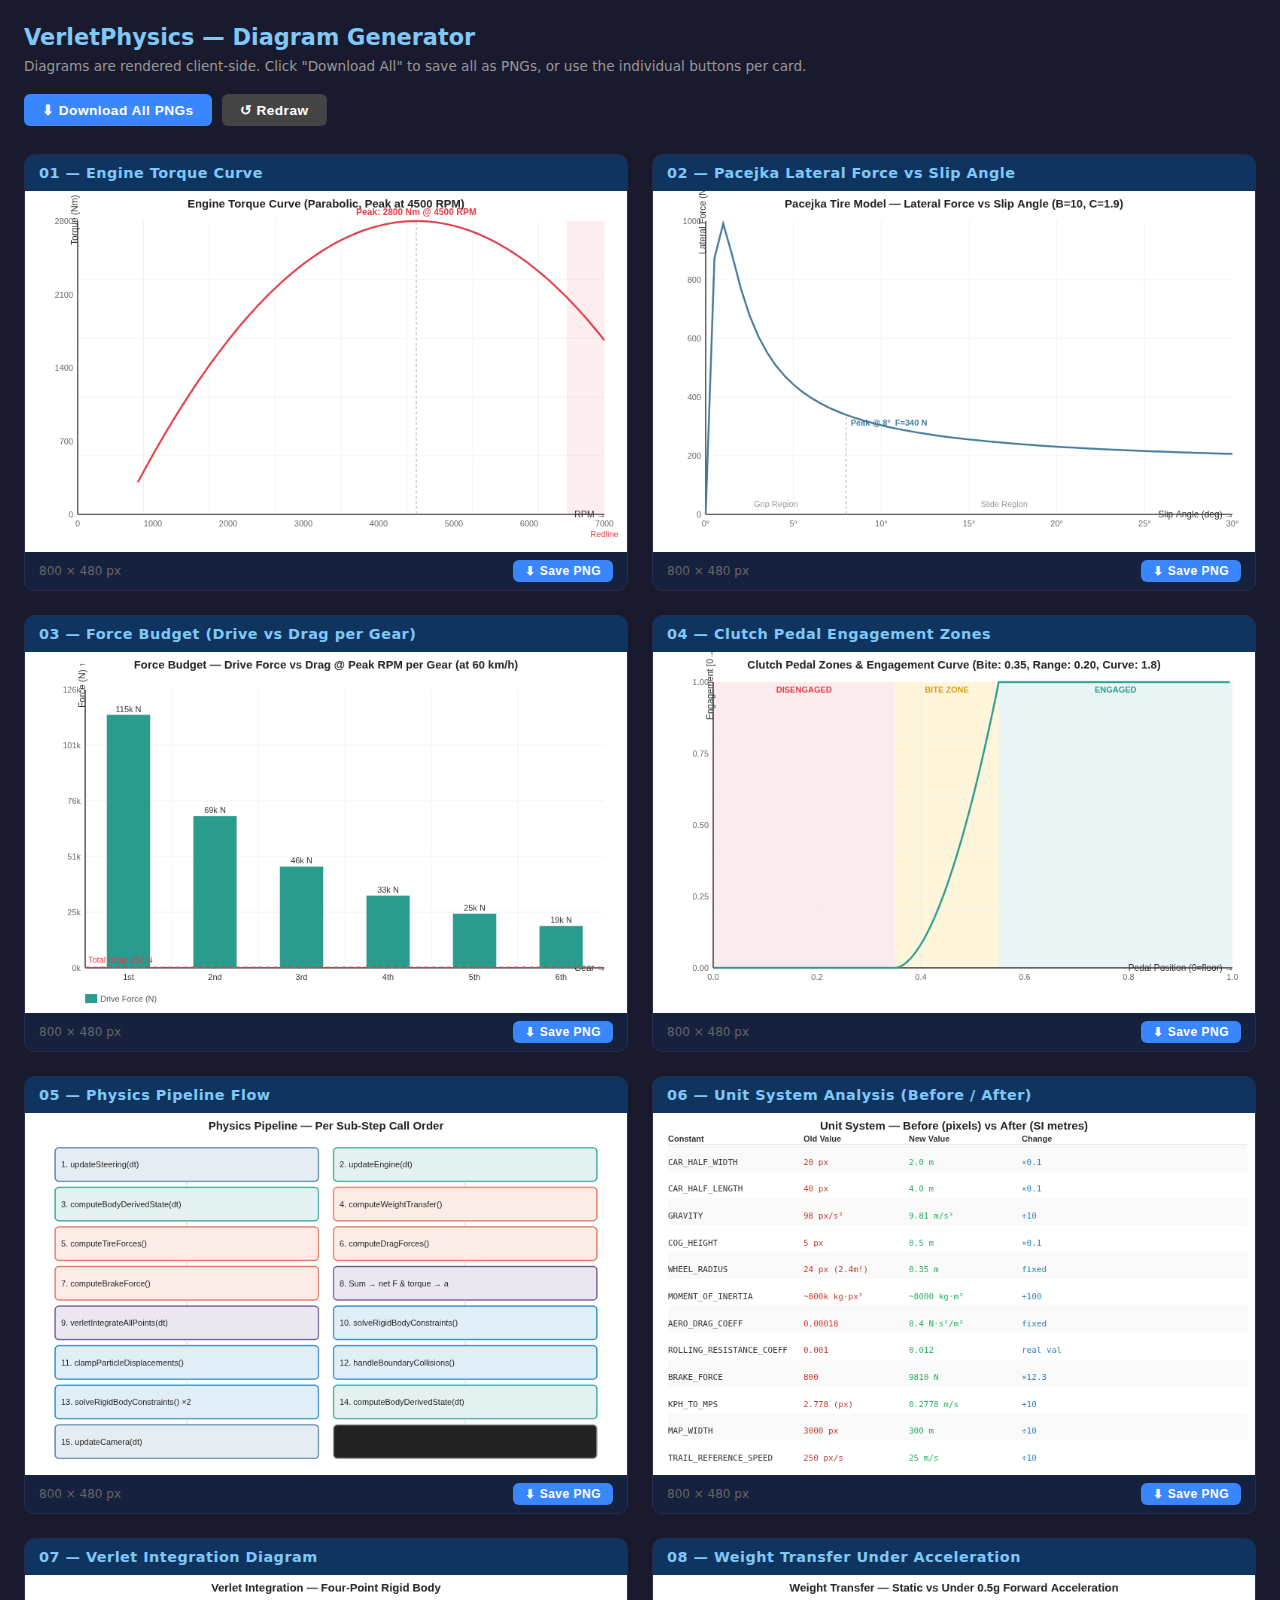
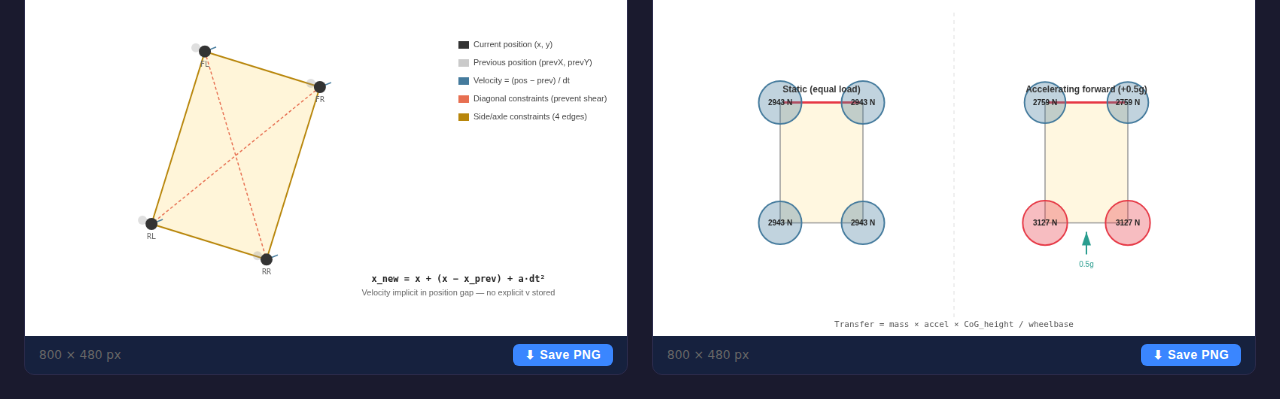
<file: docs/generate_diagrams.html>
<!DOCTYPE html>
<html lang="en">
<head>
  <meta charset="UTF-8">
  <title>VerletPhysics — Diagram Generator</title>
  <style>
    * { box-sizing: border-box; margin: 0; padding: 0; }
    body {
      background: #1a1a2e;
      color: #e0e0e0;
      font-family: 'Segoe UI', system-ui, sans-serif;
      padding: 24px;
    }
    h1 { font-size: 1.4rem; margin-bottom: 8px; color: #7fc8f8; }
    p  { font-size: 0.85rem; color: #999; margin-bottom: 20px; }
    .toolbar {
      display: flex;
      gap: 10px;
      margin-bottom: 28px;
      flex-wrap: wrap;
    }
    button {
      padding: 8px 18px;
      border: none;
      border-radius: 6px;
      background: #3a86ff;
      color: #fff;
      font-weight: 600;
      font-size: 0.85rem;
      cursor: pointer;
      letter-spacing: 0.5px;
    }
    button:hover { background: #2a76ef; }
    button.secondary { background: #444; }
    button.secondary:hover { background: #555; }
    .grid {
      display: grid;
      grid-template-columns: repeat(auto-fill, minmax(520px, 1fr));
      gap: 24px;
    }
    .diagram-card {
      background: #16213e;
      border: 1px solid #2a2a4a;
      border-radius: 10px;
      overflow: hidden;
    }
    .diagram-card h2 {
      font-size: 0.9rem;
      padding: 10px 14px;
      background: #0f3460;
      color: #7fc8f8;
      letter-spacing: 0.5px;
    }
    canvas {
      display: block;
      width: 100%;
      height: auto;
      background: #fff;
    }
    .card-footer {
      padding: 8px 14px;
      display: flex;
      justify-content: space-between;
      align-items: center;
    }
    .card-footer span { font-size: 0.75rem; color: #666; }
    .card-footer button { padding: 4px 12px; font-size: 0.75rem; }
  </style>
</head>
<body>

<h1>VerletPhysics — Diagram Generator</h1>
<p>Diagrams are rendered client-side. Click "Download All" to save all as PNGs, or use the individual buttons per card.</p>

<div class="toolbar">
  <button id="btnDownloadAll">⬇ Download All PNGs</button>
  <button class="secondary" id="btnRedraw">↺ Redraw</button>
</div>

<div class="grid" id="diagramGrid"></div>

<script>
// ===================================================================
// DIAGRAM DEFINITIONS
// Each entry: { id, title, draw(ctx, w, h) }
// ===================================================================

const DIAGRAMS = [
  {
    id: '01_torque_curve',
    title: '01 — Engine Torque Curve',
    draw: drawTorqueCurve,
  },
  {
    id: '02_pacejka_curve',
    title: '02 — Pacejka Lateral Force vs Slip Angle',
    draw: drawPacejkaCurve,
  },
  {
    id: '03_force_budget',
    title: '03 — Force Budget (Drive vs Drag per Gear)',
    draw: drawForceBudget,
  },
  {
    id: '04_clutch_zones',
    title: '04 — Clutch Pedal Engagement Zones',
    draw: drawClutchZones,
  },
  {
    id: '05_physics_flow',
    title: '05 — Physics Pipeline Flow',
    draw: drawPhysicsFlow,
  },
  {
    id: '06_unit_analysis',
    title: '06 — Unit System Analysis (Before / After)',
    draw: drawUnitAnalysis,
  },
  {
    id: '07_verlet_diagram',
    title: '07 — Verlet Integration Diagram',
    draw: drawVerletDiagram,
  },
  {
    id: '08_weight_transfer',
    title: '08 — Weight Transfer Under Acceleration',
    draw: drawWeightTransfer,
  },
];

const CANVAS_W = 800;
const CANVAS_H = 480;

// ===================================================================
// HELPERS
// ===================================================================

function clr(ctx, w, h) {
  ctx.clearRect(0, 0, w, h);
  ctx.fillStyle = '#fff';
  ctx.fillRect(0, 0, w, h);
}

function axisH(ctx, x0, y0, w, label, color = '#333') {
  ctx.strokeStyle = color;
  ctx.lineWidth = 1.5;
  ctx.beginPath();
  ctx.moveTo(x0, y0);
  ctx.lineTo(x0 + w, y0);
  ctx.stroke();
  ctx.fillStyle = color;
  ctx.font = '12px sans-serif';
  ctx.textAlign = 'right';
  ctx.fillText(label, x0 + w + 2, y0 + 4);
}

function axisV(ctx, x0, y0, h, label, color = '#333') {
  ctx.strokeStyle = color;
  ctx.lineWidth = 1.5;
  ctx.beginPath();
  ctx.moveTo(x0, y0);
  ctx.lineTo(x0, y0 - h);
  ctx.stroke();
  ctx.save();
  ctx.fillStyle = color;
  ctx.font = '12px sans-serif';
  ctx.translate(x0, y0 - h - 6);
  ctx.rotate(-Math.PI / 2);
  ctx.textAlign = 'center';
  ctx.fillText(label, 0, 0);
  ctx.restore();
}

function gridLines(ctx, x0, y0, w, h, xSteps, ySteps) {
  ctx.strokeStyle = '#eee';
  ctx.lineWidth = 0.8;
  for (let i = 1; i < xSteps; i++) {
    const x = x0 + (w / xSteps) * i;
    ctx.beginPath(); ctx.moveTo(x, y0); ctx.lineTo(x, y0 - h); ctx.stroke();
  }
  for (let j = 1; j < ySteps; j++) {
    const y = y0 - (h / ySteps) * j;
    ctx.beginPath(); ctx.moveTo(x0, y); ctx.lineTo(x0 + w, y); ctx.stroke();
  }
}

function title(ctx, w, text) {
  ctx.fillStyle = '#222';
  ctx.font = 'bold 15px sans-serif';
  ctx.textAlign = 'center';
  ctx.fillText(text, w / 2, 22);
}

function label(ctx, x, y, text, color = '#555', size = 11) {
  ctx.fillStyle = color;
  ctx.font = `${size}px sans-serif`;
  ctx.textAlign = 'center';
  ctx.fillText(text, x, y);
}

// ===================================================================
// 01 — TORQUE CURVE
// ===================================================================
function drawTorqueCurve(ctx, w, h) {
  clr(ctx, w, h);
  title(ctx, w, 'Engine Torque Curve (Parabolic, Peak at 4500 RPM)');

  const margin = { l: 70, r: 30, t: 40, b: 50 };
  const plotW = w - margin.l - margin.r;
  const plotH = h - margin.t - margin.b;
  const x0 = margin.l, y0 = h - margin.b;

  const IDLE_RPM = 800, REDLINE_RPM = 7000, PEAK_RPM = 4500;
  const PEAK_TORQUE = 2800;

  gridLines(ctx, x0, y0, plotW, plotH, 8, 5);
  axisH(ctx, x0, y0, plotW, 'RPM →');
  axisV(ctx, x0, y0, plotH, 'Torque (Nm) ↑');

  // RPM axis labels
  ctx.fillStyle = '#666'; ctx.font = '11px sans-serif'; ctx.textAlign = 'center';
  for (let rpm = 0; rpm <= 7000; rpm += 1000) {
    const x = x0 + (rpm / 7000) * plotW;
    ctx.fillText(rpm, x, y0 + 16);
  }
  // Torque axis labels
  ctx.textAlign = 'right';
  for (let t = 0; t <= PEAK_TORQUE; t += 700) {
    const y = y0 - (t / PEAK_TORQUE) * plotH;
    ctx.fillText(t, x0 - 6, y + 4);
  }

  // Torque curve
  ctx.beginPath();
  ctx.strokeStyle = '#e63946';
  ctx.lineWidth = 2.5;
  for (let rpm = IDLE_RPM; rpm <= REDLINE_RPM; rpm += 50) {
    const range = REDLINE_RPM - IDLE_RPM;
    const dist = (rpm - PEAK_RPM) / range;
    const norm = Math.max(0, 1.0 - 2.5 * dist * dist);
    const torque = PEAK_TORQUE * norm;
    const x = x0 + (rpm / 7000) * plotW;
    const y = y0 - (torque / PEAK_TORQUE) * plotH;
    rpm === IDLE_RPM ? ctx.moveTo(x, y) : ctx.lineTo(x, y);
  }
  ctx.stroke();

  // Peak annotation
  const peakX = x0 + (PEAK_RPM / 7000) * plotW;
  const peakY = y0 - plotH;
  ctx.setLineDash([4, 3]);
  ctx.strokeStyle = '#aaa'; ctx.lineWidth = 1;
  ctx.beginPath(); ctx.moveTo(peakX, y0); ctx.lineTo(peakX, peakY); ctx.stroke();
  ctx.setLineDash([]);
  ctx.fillStyle = '#e63946'; ctx.font = 'bold 12px sans-serif'; ctx.textAlign = 'center';
  ctx.fillText('Peak: 2800 Nm @ 4500 RPM', peakX, peakY - 8);

  // Redline annotation
  const redX = x0 + (REDLINE_RPM / 7000) * plotW;
  ctx.fillStyle = '#e63946'; ctx.font = '11px sans-serif';
  ctx.fillText('Redline', redX, y0 + 30);
  ctx.fillStyle = 'rgba(230,57,70,0.08)';
  ctx.fillRect(x0 + (6500 / 7000) * plotW, y0 - plotH, plotW - (6500 / 7000) * plotW, plotH);
}

// ===================================================================
// 02 — PACEJKA CURVE
// ===================================================================
function drawPacejkaCurve(ctx, w, h) {
  clr(ctx, w, h);
  title(ctx, w, 'Pacejka Tire Model — Lateral Force vs Slip Angle (B=10, C=1.9)');

  const margin = { l: 70, r: 30, t: 40, b: 50 };
  const plotW = w - margin.l - margin.r;
  const plotH = h - margin.t - margin.b;
  const x0 = margin.l, y0 = h - margin.b;

  const B = 10, C = 1.9;
  const PEAK_DEG = 8;
  const NORMAL_LOAD = 1000; // Newtons for illustration
  const MU = 1.0;
  const maxAngle = 30; // degrees shown

  gridLines(ctx, x0, y0, plotW, plotH, 6, 5);
  axisH(ctx, x0, y0, plotW, 'Slip Angle (deg) →');
  axisV(ctx, x0, y0, plotH, 'Lateral Force (N) ↑');

  // Axis labels
  ctx.fillStyle = '#666'; ctx.font = '11px sans-serif'; ctx.textAlign = 'center';
  for (let d = 0; d <= maxAngle; d += 5) {
    const x = x0 + (d / maxAngle) * plotW;
    ctx.fillText(d + '°', x, y0 + 16);
  }
  ctx.textAlign = 'right';
  const maxF = NORMAL_LOAD * MU;
  for (let f = 0; f <= maxF; f += 200) {
    const y = y0 - (f / maxF) * plotH;
    ctx.fillText(f, x0 - 6, y + 4);
  }

  // Pacejka curve
  ctx.beginPath();
  ctx.strokeStyle = '#457b9d'; ctx.lineWidth = 2.5;
  const peakRad = PEAK_DEG * Math.PI / 180;
  for (let deg = 0; deg <= maxAngle; deg += 0.5) {
    const slipRad = deg * Math.PI / 180;
    const norm = slipRad / peakRad;
    const force = NORMAL_LOAD * MU * Math.sin(C * Math.atan(B * norm));
    const x = x0 + (deg / maxAngle) * plotW;
    const y = y0 - (force / maxF) * plotH;
    deg === 0 ? ctx.moveTo(x, y) : ctx.lineTo(x, y);
  }
  ctx.stroke();

  // Peak annotation
  const peakX = x0 + (PEAK_DEG / maxAngle) * plotW;
  const peakForce = NORMAL_LOAD * MU * Math.sin(C * Math.atan(B * 1));
  const peakY = y0 - (peakForce / maxF) * plotH;
  ctx.setLineDash([4, 3]); ctx.strokeStyle = '#aaa'; ctx.lineWidth = 1;
  ctx.beginPath(); ctx.moveTo(peakX, y0); ctx.lineTo(peakX, peakY); ctx.stroke();
  ctx.setLineDash([]);
  ctx.fillStyle = '#457b9d'; ctx.font = 'bold 11px sans-serif'; ctx.textAlign = 'left';
  ctx.fillText(`Peak @ ${PEAK_DEG}°  F=${peakForce.toFixed(0)} N`, peakX + 6, peakY + 14);

  // Labels
  ctx.fillStyle = '#999'; ctx.font = '11px sans-serif'; ctx.textAlign = 'center';
  ctx.fillText('Grip Region', x0 + (PEAK_DEG / maxAngle) * plotW * 0.5, y0 - 10);
  ctx.fillText('Slide Region', x0 + (PEAK_DEG / maxAngle) * plotW + plotW * 0.3, y0 - 10);
}

// ===================================================================
// 03 — FORCE BUDGET
// ===================================================================
function drawForceBudget(ctx, w, h) {
  clr(ctx, w, h);
  title(ctx, w, 'Force Budget — Drive Force vs Drag @ Peak RPM per Gear (at 60 km/h)');

  const margin = { l: 80, r: 30, t: 50, b: 60 };
  const plotW = w - margin.l - margin.r;
  const plotH = h - margin.t - margin.b;
  const x0 = margin.l, y0 = h - margin.b;

  const gears = [
    { name: '1st', ratio: 3.5 },
    { name: '2nd', ratio: 2.1 },
    { name: '3rd', ratio: 1.4 },
    { name: '4th', ratio: 1.0 },
    { name: '5th', ratio: 0.75 },
    { name: '6th', ratio: 0.58 },
  ];
  const FINAL = 4.1, WHEEL_R = 0.35, PEAK_TORQUE = 2800;
  const MASS = 1200, GRAVITY = 9.81, ROLL_C = 0.012, AERO_C = 0.4;
  const speed_mps = 60 / 3.6; // 60 km/h
  const rollingDrag = ROLL_C * MASS * GRAVITY;
  const aeroDrag    = AERO_C * speed_mps * speed_mps;
  const totalDrag   = rollingDrag + aeroDrag;

  const drives = gears.map(g => PEAK_TORQUE * Math.abs(g.ratio) * FINAL / WHEEL_R);
  const maxF = Math.max(...drives) * 1.1;

  gridLines(ctx, x0, y0, plotW, plotH, gears.length, 5);
  axisH(ctx, x0, y0, plotW, 'Gear →');
  axisV(ctx, x0, y0, plotH, 'Force (N) ↑');

  // Y axis labels
  ctx.fillStyle = '#666'; ctx.font = '11px sans-serif'; ctx.textAlign = 'right';
  for (let i = 0; i <= 5; i++) {
    const f = (maxF / 5) * i;
    const y = y0 - (f / maxF) * plotH;
    ctx.fillText(Math.round(f / 1000) + 'k', x0 - 6, y + 4);
  }

  const barW = plotW / gears.length * 0.5;

  gears.forEach((g, i) => {
    const barX = x0 + (i + 0.5) * (plotW / gears.length) - barW / 2;
    const driveH = (drives[i] / maxF) * plotH;
    const dragH  = (totalDrag / maxF) * plotH;

    // Drive bar
    ctx.fillStyle = '#2a9d8f';
    ctx.fillRect(barX, y0 - driveH, barW, driveH);

    // Net force bar (drive - drag)
    const net = drives[i] - totalDrag;
    if (net > 0) {
      ctx.fillStyle = 'rgba(42,157,143,0.3)';
      ctx.fillRect(barX, y0 - driveH, barW, driveH - dragH);
    }

    // Gear label
    ctx.fillStyle = '#333'; ctx.font = '11px sans-serif'; ctx.textAlign = 'center';
    ctx.fillText(g.name, barX + barW / 2, y0 + 16);
    ctx.fillText(Math.round(drives[i] / 1000) + 'k N', barX + barW / 2, y0 - driveH - 4);
  });

  // Drag line
  const dragY = y0 - (totalDrag / maxF) * plotH;
  ctx.setLineDash([6, 4]);
  ctx.strokeStyle = '#e63946'; ctx.lineWidth = 1.5;
  ctx.beginPath(); ctx.moveTo(x0, dragY); ctx.lineTo(x0 + plotW, dragY); ctx.stroke();
  ctx.setLineDash([]);
  ctx.fillStyle = '#e63946'; ctx.font = '11px sans-serif'; ctx.textAlign = 'left';
  ctx.fillText(`Total Drag: ${Math.round(totalDrag)} N`, x0 + 4, dragY - 6);

  // Legend
  ctx.fillStyle = '#2a9d8f';
  ctx.fillRect(x0, y0 + 35, 16, 12);
  ctx.fillStyle = '#555'; ctx.font = '11px sans-serif'; ctx.textAlign = 'left';
  ctx.fillText('Drive Force (N)', x0 + 20, y0 + 45);
}

// ===================================================================
// 04 — CLUTCH ZONES
// ===================================================================
function drawClutchZones(ctx, w, h) {
  clr(ctx, w, h);
  title(ctx, w, 'Clutch Pedal Zones & Engagement Curve (Bite: 0.35, Range: 0.20, Curve: 1.8)');

  const margin = { l: 80, r: 30, t: 40, b: 60 };
  const plotW = w - margin.l - margin.r;
  const plotH = h - margin.t - margin.b;
  const x0 = margin.l, y0 = h - margin.b;

  const BITE = 0.35, RANGE = 0.20, CURVE = 1.8;

  // Zone fills
  ctx.fillStyle = 'rgba(230,57,70,0.1)';
  ctx.fillRect(x0, y0 - plotH, BITE * plotW, plotH); // disengaged zone
  ctx.fillStyle = 'rgba(255,190,11,0.15)';
  ctx.fillRect(x0 + BITE * plotW, y0 - plotH, RANGE * plotW, plotH); // bite zone
  ctx.fillStyle = 'rgba(42,157,143,0.1)';
  ctx.fillRect(x0 + (BITE + RANGE) * plotW, y0 - plotH,
               (1 - BITE - RANGE) * plotW, plotH); // engaged zone

  gridLines(ctx, x0, y0, plotW, plotH, 5, 5);
  axisH(ctx, x0, y0, plotW, 'Pedal Position (0=floor) →');
  axisV(ctx, x0, y0, plotH, 'Engagement [0→1] ↑');

  // Axis labels
  ctx.fillStyle = '#666'; ctx.font = '11px sans-serif'; ctx.textAlign = 'center';
  for (let p = 0; p <= 1; p += 0.2) {
    ctx.fillText(p.toFixed(1), x0 + p * plotW, y0 + 16);
  }
  ctx.textAlign = 'right';
  for (let e = 0; e <= 1; e += 0.25) {
    ctx.fillText(e.toFixed(2), x0 - 6, y0 - e * plotH + 4);
  }

  // Engagement curve
  ctx.beginPath(); ctx.strokeStyle = '#2a9d8f'; ctx.lineWidth = 2.5;
  for (let p = 0; p <= 1; p += 0.005) {
    let engagement = 0;
    if (p >= BITE) {
      const slip = (p - BITE) / RANGE;
      if (slip >= 1) engagement = 1;
      else engagement = Math.pow(slip, CURVE);
    }
    const x = x0 + p * plotW;
    const y = y0 - engagement * plotH;
    p === 0 ? ctx.moveTo(x, y) : ctx.lineTo(x, y);
  }
  ctx.stroke();

  // Zone labels
  const zoneY = y0 - plotH + 14;
  ctx.font = 'bold 11px sans-serif'; ctx.textAlign = 'center';
  ctx.fillStyle = '#e63946';
  ctx.fillText('DISENGAGED', x0 + (BITE / 2) * plotW, zoneY);
  ctx.fillStyle = '#d4a017';
  ctx.fillText('BITE ZONE', x0 + (BITE + RANGE / 2) * plotW, zoneY);
  ctx.fillStyle = '#2a9d8f';
  ctx.fillText('ENGAGED', x0 + (BITE + RANGE + (1 - BITE - RANGE) / 2) * plotW, zoneY);
}

// ===================================================================
// 05 — PHYSICS PIPELINE FLOW
// ===================================================================
function drawPhysicsFlow(ctx, w, h) {
  clr(ctx, w, h);
  title(ctx, w, 'Physics Pipeline — Per Sub-Step Call Order');

  const steps = [
    { label: '1. updateSteering(dt)', color: '#457b9d' },
    { label: '2. updateEngine(dt)', color: '#2a9d8f' },
    { label: '3. computeBodyDerivedState(dt)', color: '#2a9d8f' },
    { label: '4. computeWeightTransfer()', color: '#e76f51' },
    { label: '5. computeTireForces()', color: '#e76f51' },
    { label: '6. computeDragForces()', color: '#e76f51' },
    { label: '7. computeBrakeForce()', color: '#e76f51' },
    { label: '8. Sum → net F & torque → a', color: '#6a4c93' },
    { label: '9. verletIntegrateAllPoints(dt)', color: '#6a4c93' },
    { label: '10. solveRigidBodyConstraints()', color: '#1982c4' },
    { label: '11. clampParticleDisplacements()', color: '#1982c4' },
    { label: '12. handleBoundaryCollisions()', color: '#1982c4' },
    { label: '13. solveRigidBodyConstraints() ×2', color: '#1982c4' },
    { label: '14. computeBodyDerivedState(dt)', color: '#2a9d8f' },
    { label: '15. updateCamera(dt)', color: '#457b9d' },
    { label: '16. spawn/age trail arrows', color: '#999' },
  ];

  const cols = 2;
  const colW = (w - 60) / cols;
  const rowH = (h - 60) / Math.ceil(steps.length / cols);

  steps.forEach((step, i) => {
    const col = i % cols;
    const row = Math.floor(i / cols);
    const x = 30 + col * colW + 10;
    const y = 40 + row * rowH + 6;

    ctx.fillStyle = step.color + '22';
    ctx.strokeStyle = step.color;
    ctx.lineWidth = 1.5;
    ctx.beginPath();
    ctx.roundRect(x, y, colW - 20, rowH - 8, 5);
    ctx.fill(); ctx.stroke();

    ctx.fillStyle = '#222'; ctx.font = '11px sans-serif'; ctx.textAlign = 'left';
    ctx.fillText(step.label, x + 8, y + (rowH - 8) / 2 + 4);

    // Arrow down within column
    if (row < Math.ceil(steps.length / cols) - 1 && col === i % cols) {
      ctx.strokeStyle = '#ccc'; ctx.lineWidth = 1;
      const midX = x + (colW - 20) / 2;
      const fromY = y + rowH - 8;
      const toY = y + rowH;
      ctx.beginPath(); ctx.moveTo(midX, fromY); ctx.lineTo(midX, toY); ctx.stroke();
    }
  });
}

// ===================================================================
// 06 — UNIT ANALYSIS
// ===================================================================
function drawUnitAnalysis(ctx, w, h) {
  clr(ctx, w, h);
  title(ctx, w, 'Unit System — Before (pixels) vs After (SI metres)');

  const rows = [
    { name: 'CAR_HALF_WIDTH',           old: '20 px',       new_: '2.0 m',          factor: '×0.1' },
    { name: 'CAR_HALF_LENGTH',          old: '40 px',       new_: '4.0 m',          factor: '×0.1' },
    { name: 'GRAVITY',                  old: '98 px/s²',    new_: '9.81 m/s²',      factor: '÷10' },
    { name: 'COG_HEIGHT',               old: '5 px',        new_: '0.5 m',          factor: '×0.1' },
    { name: 'WHEEL_RADIUS',             old: '24 px (2.4m!)',new_: '0.35 m',         factor: 'fixed' },
    { name: 'MOMENT_OF_INERTIA',        old: '~800k kg·px²', new_: '~8000 kg·m²',   factor: '÷100' },
    { name: 'AERO_DRAG_COEFF',          old: '0.00018',     new_: '0.4 N·s²/m²',    factor: 'fixed' },
    { name: 'ROLLING_RESISTANCE_COEFF', old: '0.001',       new_: '0.012',          factor: 'real val' },
    { name: 'BRAKE_FORCE',              old: '800',         new_: '9810 N',         factor: '×12.3' },
    { name: 'KPH_TO_MPS',              old: '2.778 (px)',   new_: '0.2778 m/s',     factor: '÷10' },
    { name: 'MAP_WIDTH',                old: '3000 px',     new_: '300 m',          factor: '÷10' },
    { name: 'TRAIL_REFERENCE_SPEED',    old: '250 px/s',    new_: '25 m/s',         factor: '÷10' },
  ];

  const margin = { l: 20, t: 42, r: 10, b: 10 };
  const rowH = (h - margin.t - margin.b) / rows.length;
  const cols = [margin.l, 200, 340, 490, 620];

  ['Constant', 'Old Value', 'New Value', 'Change'].forEach((hdr, i) => {
    ctx.fillStyle = '#333'; ctx.font = 'bold 11px sans-serif'; ctx.textAlign = 'left';
    ctx.fillText(hdr, cols[i], margin.t - 4);
  });

  // Header underline
  ctx.strokeStyle = '#ccc'; ctx.lineWidth = 1;
  ctx.beginPath(); ctx.moveTo(margin.l, margin.t); ctx.lineTo(w - margin.r, margin.t); ctx.stroke();

  rows.forEach((row, i) => {
    const y = margin.t + (i + 0.75) * rowH;
    const bg = i % 2 === 0 ? '#f9f9f9' : '#fff';
    ctx.fillStyle = bg;
    ctx.fillRect(margin.l, margin.t + i * rowH, w - margin.l - margin.r, rowH);

    ctx.fillStyle = '#333'; ctx.font = '11px monospace'; ctx.textAlign = 'left';
    ctx.fillText(row.name, cols[0], y);
    ctx.fillStyle = '#c0392b';
    ctx.fillText(row.old,  cols[1], y);
    ctx.fillStyle = '#27ae60';
    ctx.fillText(row.new_, cols[2], y);
    ctx.fillStyle = '#2980b9';
    ctx.fillText(row.factor, cols[3], y);
  });
}

// ===================================================================
// 07 — VERLET DIAGRAM
// ===================================================================
function drawVerletDiagram(ctx, w, h) {
  clr(ctx, w, h);
  title(ctx, w, 'Verlet Integration — Four-Point Rigid Body');

  // Draw car rectangle
  const cx = w * 0.35, cy = h * 0.5;
  const hw = 80, hl = 120;

  // Wheel positions (top-down view, rotated slightly)
  const angle = 0.3;
  const cos = Math.cos(angle), sin = Math.sin(angle);
  const rot = (dx, dy) => ({
    x: cx + dx * cos - dy * sin,
    y: cy + dx * sin + dy * cos
  });

  const wheels = {
    FL: rot(-hw, -hl), FR: rot(hw, -hl),
    RL: rot(-hw,  hl), RR: rot(hw,  hl),
  };

  // Car body fill
  ctx.fillStyle = 'rgba(255,217,102,0.25)';
  ctx.strokeStyle = '#b8860b'; ctx.lineWidth = 2;
  ctx.beginPath();
  ctx.moveTo(wheels.FL.x, wheels.FL.y);
  ctx.lineTo(wheels.FR.x, wheels.FR.y);
  ctx.lineTo(wheels.RR.x, wheels.RR.y);
  ctx.lineTo(wheels.RL.x, wheels.RL.y);
  ctx.closePath();
  ctx.fill(); ctx.stroke();

  // Constraint lines
  ctx.strokeStyle = '#e76f51'; ctx.lineWidth = 1.5; ctx.setLineDash([4, 3]);
  // Diagonals
  ctx.beginPath(); ctx.moveTo(wheels.FL.x, wheels.FL.y); ctx.lineTo(wheels.RR.x, wheels.RR.y); ctx.stroke();
  ctx.beginPath(); ctx.moveTo(wheels.FR.x, wheels.FR.y); ctx.lineTo(wheels.RL.x, wheels.RL.y); ctx.stroke();
  ctx.setLineDash([]);

  // Wheel dots + prev position + velocity arrows
  Object.entries(wheels).forEach(([name, pos]) => {
    // Prev position (ghost)
    ctx.beginPath(); ctx.arc(pos.x - 12, pos.y - 5, 6, 0, Math.PI * 2);
    ctx.fillStyle = 'rgba(150,150,150,0.3)'; ctx.fill();

    // Velocity vector
    ctx.strokeStyle = '#457b9d'; ctx.lineWidth = 1.5;
    ctx.beginPath(); ctx.moveTo(pos.x, pos.y); ctx.lineTo(pos.x + 15, pos.y - 6); ctx.stroke();

    // Wheel dot
    ctx.beginPath(); ctx.arc(pos.x, pos.y, 8, 0, Math.PI * 2);
    ctx.fillStyle = '#333'; ctx.fill();

    // Label
    ctx.fillStyle = '#666'; ctx.font = '10px monospace'; ctx.textAlign = 'center';
    ctx.fillText(name, pos.x, pos.y + 20);
  });

  // Legend on right
  const lx = w * 0.72, ly = h * 0.2;
  const legendItems = [
    { color: '#333',   label: 'Current position (x, y)' },
    { color: 'rgba(150,150,150,0.5)', label: 'Previous position (prevX, prevY)' },
    { color: '#457b9d', label: 'Velocity = (pos − prev) / dt' },
    { color: '#e76f51', label: 'Diagonal constraints (prevent shear)' },
    { color: '#b8860b', label: 'Side/axle constraints (4 edges)' },
  ];
  ctx.font = '11px sans-serif'; ctx.textAlign = 'left';
  legendItems.forEach((item, i) => {
    const y = ly + i * 24;
    ctx.fillStyle = item.color;
    ctx.fillRect(lx, y - 8, 14, 10);
    ctx.fillStyle = '#444';
    ctx.fillText(item.label, lx + 20, y);
  });

  // Verlet equation
  ctx.fillStyle = '#222'; ctx.font = 'bold 12px monospace'; ctx.textAlign = 'center';
  ctx.fillText('x_new = x + (x − x_prev) + a·dt²', w * 0.72, h * 0.85);
  ctx.font = '11px sans-serif'; ctx.fillStyle = '#666';
  ctx.fillText('Velocity implicit in position gap — no explicit v stored', w * 0.72, h * 0.85 + 18);
}

// ===================================================================
// 08 — WEIGHT TRANSFER
// ===================================================================
function drawWeightTransfer(ctx, w, h) {
  clr(ctx, w, h);
  title(ctx, w, 'Weight Transfer — Static vs Under 0.5g Forward Acceleration');

  const MASS = 1200, G = 9.81;
  const totalW = MASS * G; // ~11772 N

  // Static: equal distribution
  const staticLoads = { FL: 2943, FR: 2943, RL: 2943, RR: 2943 };

  // Under 0.5g forward acceleration
  const a = 0.5 * G;
  const COG_H = 0.5, WHEELBASE = 8.0;
  const longTransfer = MASS * a * COG_H / WHEELBASE; // ~367 N
  const dynamicLoads = {
    FL: 2943 - longTransfer * 0.5,
    FR: 2943 - longTransfer * 0.5,
    RL: 2943 + longTransfer * 0.5,
    RR: 2943 + longTransfer * 0.5,
  };

  function drawCarTopDown(ctx, cx, cy, loads, heading, titleText) {
    const hw = 55, hl = 80;
    ctx.fillStyle = 'rgba(255,217,102,0.2)';
    ctx.strokeStyle = '#999'; ctx.lineWidth = 1.5;
    ctx.fillRect(cx - hw, cy - hl, hw * 2, hl * 2);
    ctx.strokeRect(cx - hw, cy - hl, hw * 2, hl * 2);

    // Front marker
    ctx.strokeStyle = '#e63946'; ctx.lineWidth = 3;
    ctx.beginPath(); ctx.moveTo(cx - hw + 4, cy - hl); ctx.lineTo(cx + hw - 4, cy - hl); ctx.stroke();

    // Acceleration arrow (forward = up in top-down view)
    if (heading !== 0) {
      ctx.strokeStyle = '#2a9d8f'; ctx.lineWidth = 2;
      ctx.fillStyle = '#2a9d8f';
      ctx.beginPath(); ctx.moveTo(cx, cy + hl + 12); ctx.lineTo(cx, cy + hl + 42); ctx.stroke();
      ctx.beginPath(); ctx.moveTo(cx - 6, cy + hl + 30); ctx.lineTo(cx, cy + hl + 12); ctx.lineTo(cx + 6, cy + hl + 30); ctx.closePath(); ctx.fill();
      ctx.font = '10px sans-serif'; ctx.textAlign = 'center'; ctx.fillStyle = '#2a9d8f';
      ctx.fillText('0.5g', cx, cy + hl + 58);
    }

    const positions = { FL: [cx - hw, cy - hl], FR: [cx + hw, cy - hl], RL: [cx - hw, cy + hl], RR: [cx + hw, cy + hl] };
    const maxLoad = 3500;
    Object.entries(positions).forEach(([name, [px, py]]) => {
      const load = loads[name];
      const radius = 10 + (load / maxLoad) * 22;
      const hue = load > 2943 ? '#e63946' : '#457b9d';
      ctx.beginPath(); ctx.arc(px, py, radius, 0, Math.PI * 2);
      ctx.fillStyle = hue + '55'; ctx.strokeStyle = hue; ctx.lineWidth = 2;
      ctx.fill(); ctx.stroke();
      ctx.fillStyle = '#222'; ctx.font = 'bold 10px sans-serif'; ctx.textAlign = 'center';
      ctx.fillText(Math.round(load) + ' N', px, py + 3);
    });

    // Title
    ctx.fillStyle = '#333'; ctx.font = 'bold 12px sans-serif'; ctx.textAlign = 'center';
    ctx.fillText(titleText, cx, cy - hl - 14);
  }

  drawCarTopDown(ctx, w * 0.28, h * 0.52, staticLoads, 0, 'Static (equal load)');
  drawCarTopDown(ctx, w * 0.72, h * 0.52, dynamicLoads, 1, 'Accelerating forward (+0.5g)');

  // Divider
  ctx.strokeStyle = '#ddd'; ctx.lineWidth = 1;
  ctx.setLineDash([5, 5]);
  ctx.beginPath(); ctx.moveTo(w / 2, 50); ctx.lineTo(w / 2, h - 20); ctx.stroke();
  ctx.setLineDash([]);

  // Formula
  ctx.fillStyle = '#555'; ctx.font = '11px monospace'; ctx.textAlign = 'center';
  ctx.fillText('Transfer = mass × accel × CoG_height / wheelbase', w / 2, h - 12);
}

// ===================================================================
// BUILD PAGE
// ===================================================================
const grid = document.getElementById('diagramGrid');
const canvasMap = {};

DIAGRAMS.forEach(diagram => {
  const card = document.createElement('div');
  card.className = 'diagram-card';
  card.innerHTML = `
    <h2>${diagram.title}</h2>
    <canvas id="canvas_${diagram.id}" width="${CANVAS_W}" height="${CANVAS_H}"></canvas>
    <div class="card-footer">
      <span>${CANVAS_W} × ${CANVAS_H} px</span>
      <button data-id="${diagram.id}">⬇ Save PNG</button>
    </div>
  `;
  grid.appendChild(card);
  const canvas = card.querySelector('canvas');
  canvasMap[diagram.id] = canvas;
  const ctx = canvas.getContext('2d');
  diagram.draw(ctx, CANVAS_W, CANVAS_H);
});

// Per-card download
grid.addEventListener('click', (e) => {
  if (e.target.dataset.id) {
    downloadCanvas(canvasMap[e.target.dataset.id], e.target.dataset.id + '.png');
  }
});

// Download all
document.getElementById('btnDownloadAll').addEventListener('click', () => {
  DIAGRAMS.forEach((d, i) => {
    setTimeout(() => downloadCanvas(canvasMap[d.id], d.id + '.png'), i * 120);
  });
});

// Redraw
document.getElementById('btnRedraw').addEventListener('click', () => {
  DIAGRAMS.forEach(diagram => {
    const canvas = canvasMap[diagram.id];
    diagram.draw(canvas.getContext('2d'), CANVAS_W, CANVAS_H);
  });
});

function downloadCanvas(canvas, filename) {
  const link = document.createElement('a');
  link.href = canvas.toDataURL('image/png');
  link.download = filename;
  link.click();
}
</script>
</body>
</html>
</file>
<file: styles.css>
/* =============================================================
   VERLET DRIVING SIMULATOR — STYLES
   ============================================================= */

:root {
  --bg-deep: #0a0e13;
  --bg-panel: #111820;
  --bg-card: #182430;
  --bg-input: #0d1520;
  --accent-gold: #e8c44a;
  --accent-gold-dim: #b38f40;
  --accent-cyan: #48d4e8;
  --text-primary: #d8eaf0;
  --text-dim: #7a9aaa;
  --border-subtle: #1e3040;
  --shadow-heavy: rgba(0, 0, 0, 0.7);
  --bezel1: #3a3a42;
  --bezel2: #141418;
}

* { margin: 0; padding: 0; box-sizing: border-box; }

body {
  background: radial-gradient(1200px 700px at 50% 30%, #1a1a1f 0%, var(--bg-deep) 60%, #08080a 100%);
  font-family: 'DM Sans', sans-serif;
  display: flex;
  justify-content: center;
  align-items: flex-start;
  min-height: 100vh;
  padding: 24px;
  color: var(--text-primary);
}

.app-layout {
  display: flex;
  flex-direction: column;
  gap: 20px;
  max-width: 1400px;
  width: 100%;
}

/* ---- Gauge Row (3 columns) ---- */
.gauge-row {
  display: grid;
  grid-template-columns: 1fr 1fr 1fr;
  gap: 20px;
}

.gauge-frame {
  background: linear-gradient(180deg, var(--bezel1), var(--bezel2));
  border-radius: 22px;
  box-shadow: 0 20px 60px rgba(0,0,0,0.55), inset 0 2px 1px rgba(255,255,255,0.12), inset 0 -8px 18px rgba(0,0,0,0.55);
  padding: 16px;
}

.gauge-inner {
  border-radius: 16px;
  background: radial-gradient(900px 400px at 50% 20%, rgba(255,255,255,0.06), transparent 55%), linear-gradient(180deg, #23232a, #16161b);
  box-shadow: inset 0 0 0 1px rgba(255,255,255,0.06), inset 0 18px 28px rgba(0,0,0,0.35);
  position: relative;
  overflow: hidden;
}

.gauge-inner::before {
  content: '';
  position: absolute;
  inset: -40% -20% auto -20%;
  height: 70%;
  transform: rotate(-8deg);
  background: linear-gradient(180deg, rgba(255,255,255,0.22), rgba(255,255,255,0));
  pointer-events: none;
  opacity: 0.65;
}

.gauge-canvas {
  width: 100%;
  height: auto;
  display: block;
  aspect-ratio: 1.15 / 1;
}

.badge {
  position: absolute;
  right: 14px;
  bottom: 12px;
  font-family: 'JetBrains Mono', monospace;
  font-size: 12px;
  letter-spacing: 0.08em;
  color: rgba(255,255,255,0.72);
  background: rgba(0,0,0,0.28);
  border: 1px solid rgba(255,255,255,0.08);
  padding: 6px 10px;
  border-radius: 999px;
  backdrop-filter: blur(10px);
}

.badge b { color: rgba(255,255,255,0.9); }

/* ---- Simulation Canvas ---- */
.canvas-wrapper {
  background: var(--bg-panel);
  border-radius: 20px;
  padding: 16px;
  box-shadow: 0 12px 40px var(--shadow-heavy);
  border: 1px solid var(--border-subtle);
  position: relative;
  display: flex;
  flex-direction: column;
  gap: 12px;
}

.canvas-resolution-control {
  display: flex;
  align-items: center;
  justify-content: space-between;
  padding: 8px 12px;
  background: var(--bg-input);
  border-radius: 8px;
  border: 1px solid var(--border-subtle);
  font-size: 0.82rem;
}

.canvas-resolution-control span {
  color: var(--text-dim);
  font-family: 'JetBrains Mono', monospace;
  font-size: 0.7rem;
  text-transform: uppercase;
  letter-spacing: 1px;
}

.canvas-resolution-control input[type='range'] {
  flex: 1;
  margin: 0 12px;
  height: 6px;
}

.canvas-resolution-value {
  font-family: 'JetBrains Mono', monospace;
  font-size: 0.8rem;
  font-weight: 600;
  color: var(--accent-gold);
  min-width: 40px;
  text-align: right;
}

#simCanvas {
  display: block;
  width: 100%;
  border-radius: 12px;
  background: #0c1018;
  box-shadow: inset 0 0 30px rgba(0,0,0,0.6);
  image-rendering: crisp-edges;
  image-rendering: pixelated;
}

/* ---- Info Bar (6 columns now with Temp) ---- */
.info-bar {
  margin-top: 12px;
  display: grid;
  grid-template-columns: repeat(6, 1fr);
  gap: 8px;
}

.info-cell {
  background: var(--bg-input);
  border-radius: 10px;
  padding: 8px 12px;
  text-align: center;
  border: 1px solid var(--border-subtle);
}

.info-cell .label {
  font-family: 'JetBrains Mono', monospace;
  font-size: 0.6rem;
  color: var(--text-dim);
  text-transform: uppercase;
  letter-spacing: 1.5px;
  margin-bottom: 2px;
}

.info-cell .value {
  font-family: 'JetBrains Mono', monospace;
  font-size: 1rem;
  font-weight: 700;
  color: var(--accent-cyan);
}

/* ---- Control Panels ---- */
.control-grid {
  display: grid;
  grid-template-columns: repeat(auto-fit, minmax(280px, 1fr));
  gap: 16px;
}

.panel-section {
  background: var(--bg-panel);
  border-radius: 16px;
  padding: 18px;
  border: 1px solid var(--border-subtle);
  box-shadow: 0 6px 20px var(--shadow-heavy);
}

.panel-section h3 {
  font-family: 'JetBrains Mono', monospace;
  font-size: 0.7rem;
  text-transform: uppercase;
  letter-spacing: 2px;
  color: var(--text-dim);
  margin-bottom: 14px;
  padding-bottom: 8px;
  border-bottom: 1px solid var(--border-subtle);
}

/* ---- Slider Rows ---- */
.slider-row {
  display: flex;
  align-items: center;
  justify-content: space-between;
  margin-bottom: 10px;
}

.slider-row:last-child { margin-bottom: 0; }

.slider-label {
  font-size: 0.82rem;
  font-weight: 500;
  color: var(--text-primary);
  min-width: 110px;
}

input[type='range'] {
  flex: 1;
  height: 6px;
  margin: 0 12px;
  background: var(--bg-input);
  border-radius: 6px;
  -webkit-appearance: none;
  appearance: none;
  border: 1px solid var(--border-subtle);
}

input[type='range']::-webkit-slider-thumb {
  -webkit-appearance: none;
  width: 18px;
  height: 18px;
  background: var(--accent-gold);
  border-radius: 50%;
  cursor: pointer;
  border: 2px solid var(--accent-gold-dim);
  box-shadow: 0 1px 6px rgba(0,0,0,0.6);
  transition: transform 0.08s;
}

input[type='range']::-webkit-slider-thumb:hover {
  transform: scale(1.2);
}

.slider-value {
  font-family: 'JetBrains Mono', monospace;
  font-size: 0.8rem;
  font-weight: 600;
  color: var(--accent-gold);
  min-width: 48px;
  text-align: right;
}

/* ---- FPS Slider: visible tick marks at every 10Hz ----
   We use a datalist in the HTML OR we fake it with a background.
   Since browsers have limited datalist support for range, we use
   a repeating background gradient to show ticks. */
.fps-slider {
  background-image: repeating-linear-gradient(
    90deg,
    rgba(232, 196, 74, 0.25) 0px,
    rgba(232, 196, 74, 0.25) 1px,
    transparent 1px,
    transparent 100%
  );
  /* The slider goes from 30 to 240 = 210 range, 21 ticks at every 10.
     Each tick interval = 100% / 21 ≈ 4.76% of the slider width. */
  background-size: calc(100% / 21) 100%;
  background-position: 0 0;
}

/* ---- Keys Hint Bar ---- */
.keys-hint {
  font-family: 'JetBrains Mono', monospace;
  font-size: 0.7rem;
  color: var(--text-dim);
  display: flex;
  flex-wrap: wrap;
  gap: 12px;
  justify-content: space-between;
  padding: 12px;
  background: var(--bg-input);
  border-radius: 10px;
  border: 1px solid var(--border-subtle);
}

.keys-hint kbd {
  background: var(--bg-card);
  padding: 2px 7px;
  border-radius: 4px;
  border: 1px solid var(--border-subtle);
  font-size: 0.7rem;
  color: var(--accent-gold);
}
</file>
